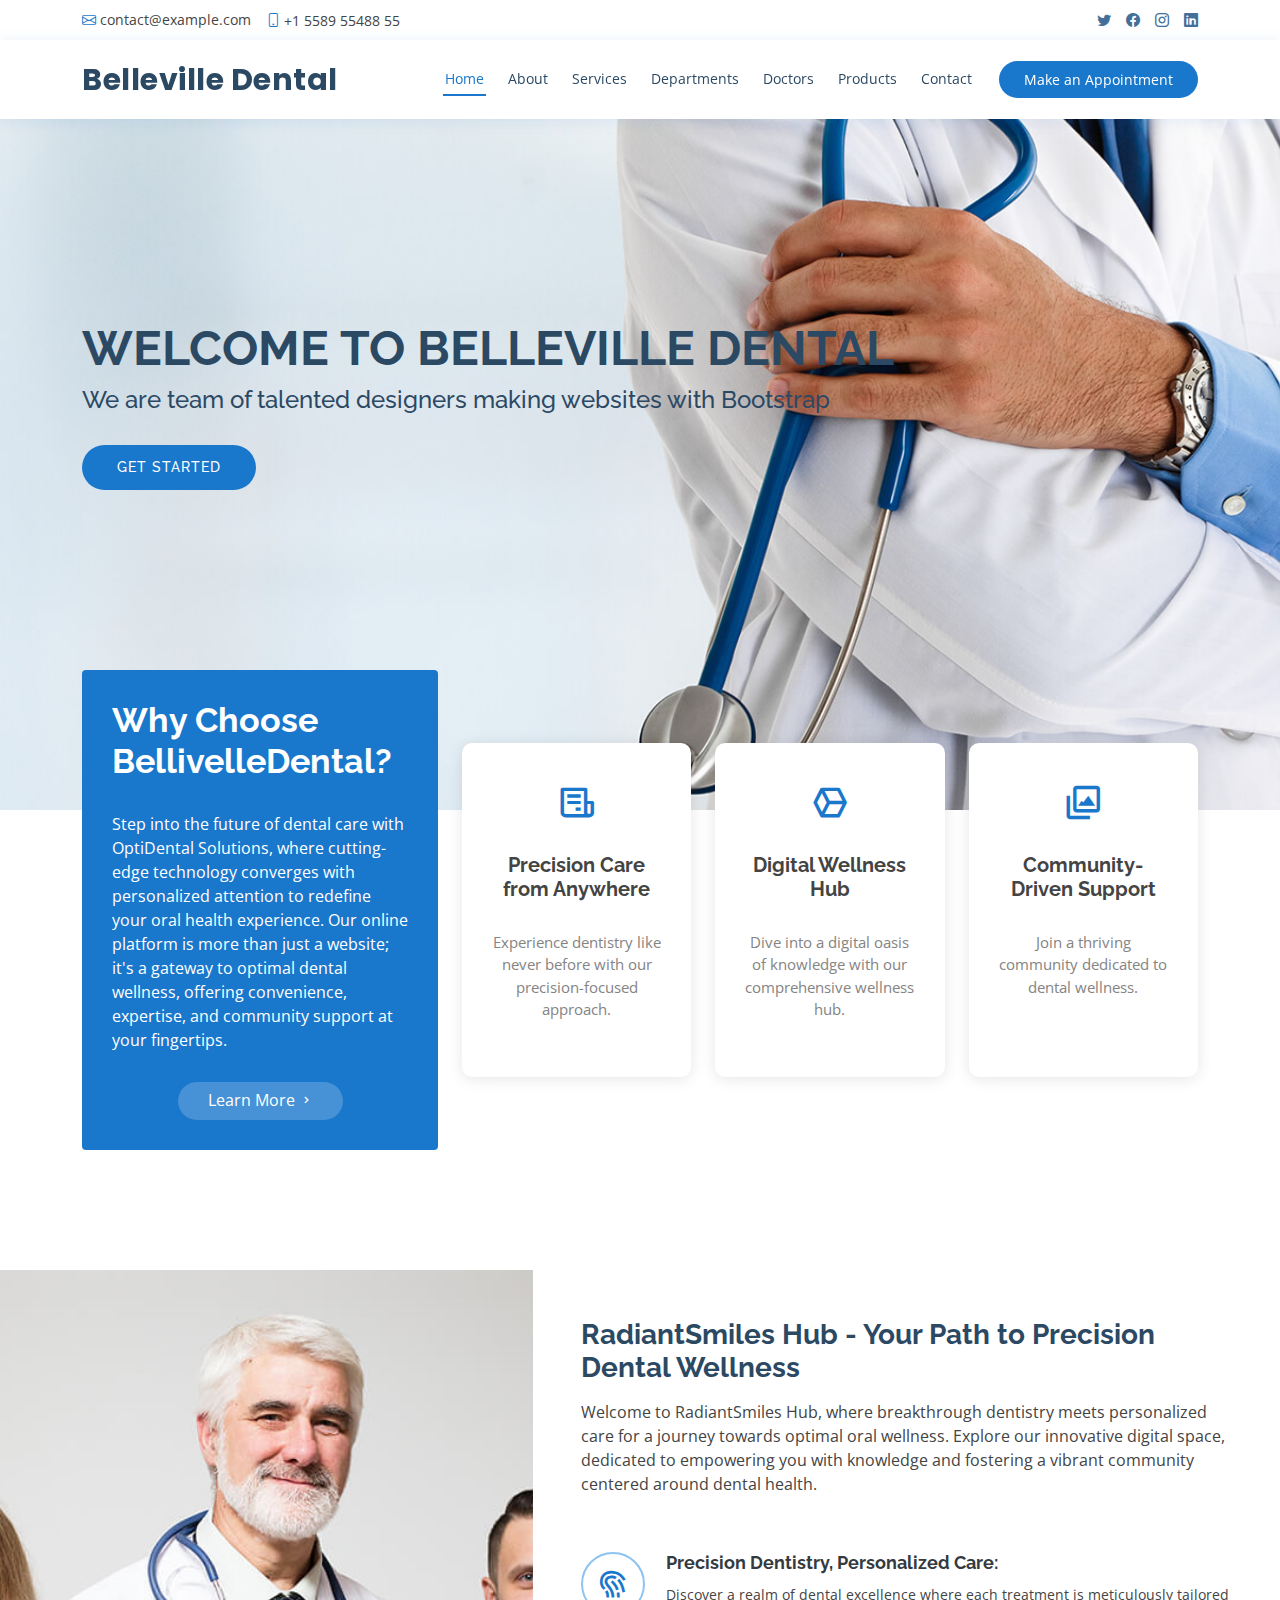
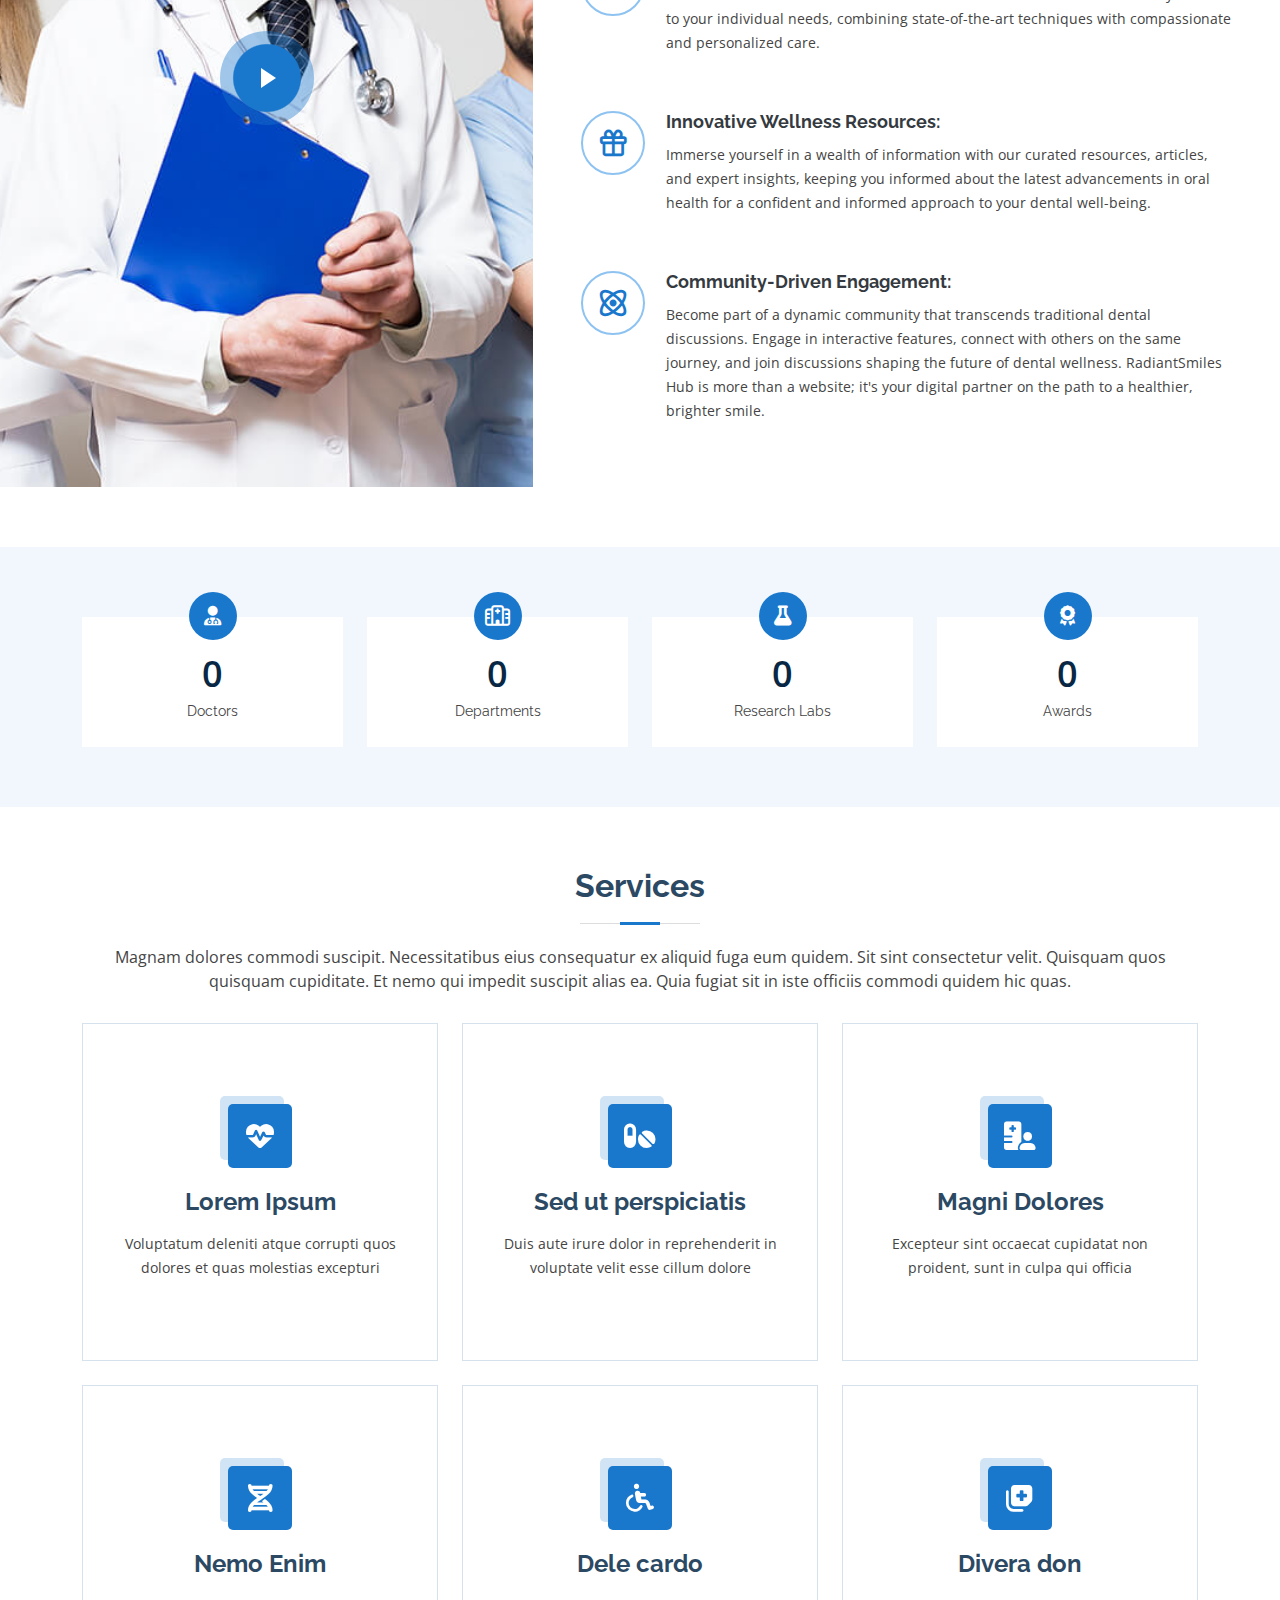
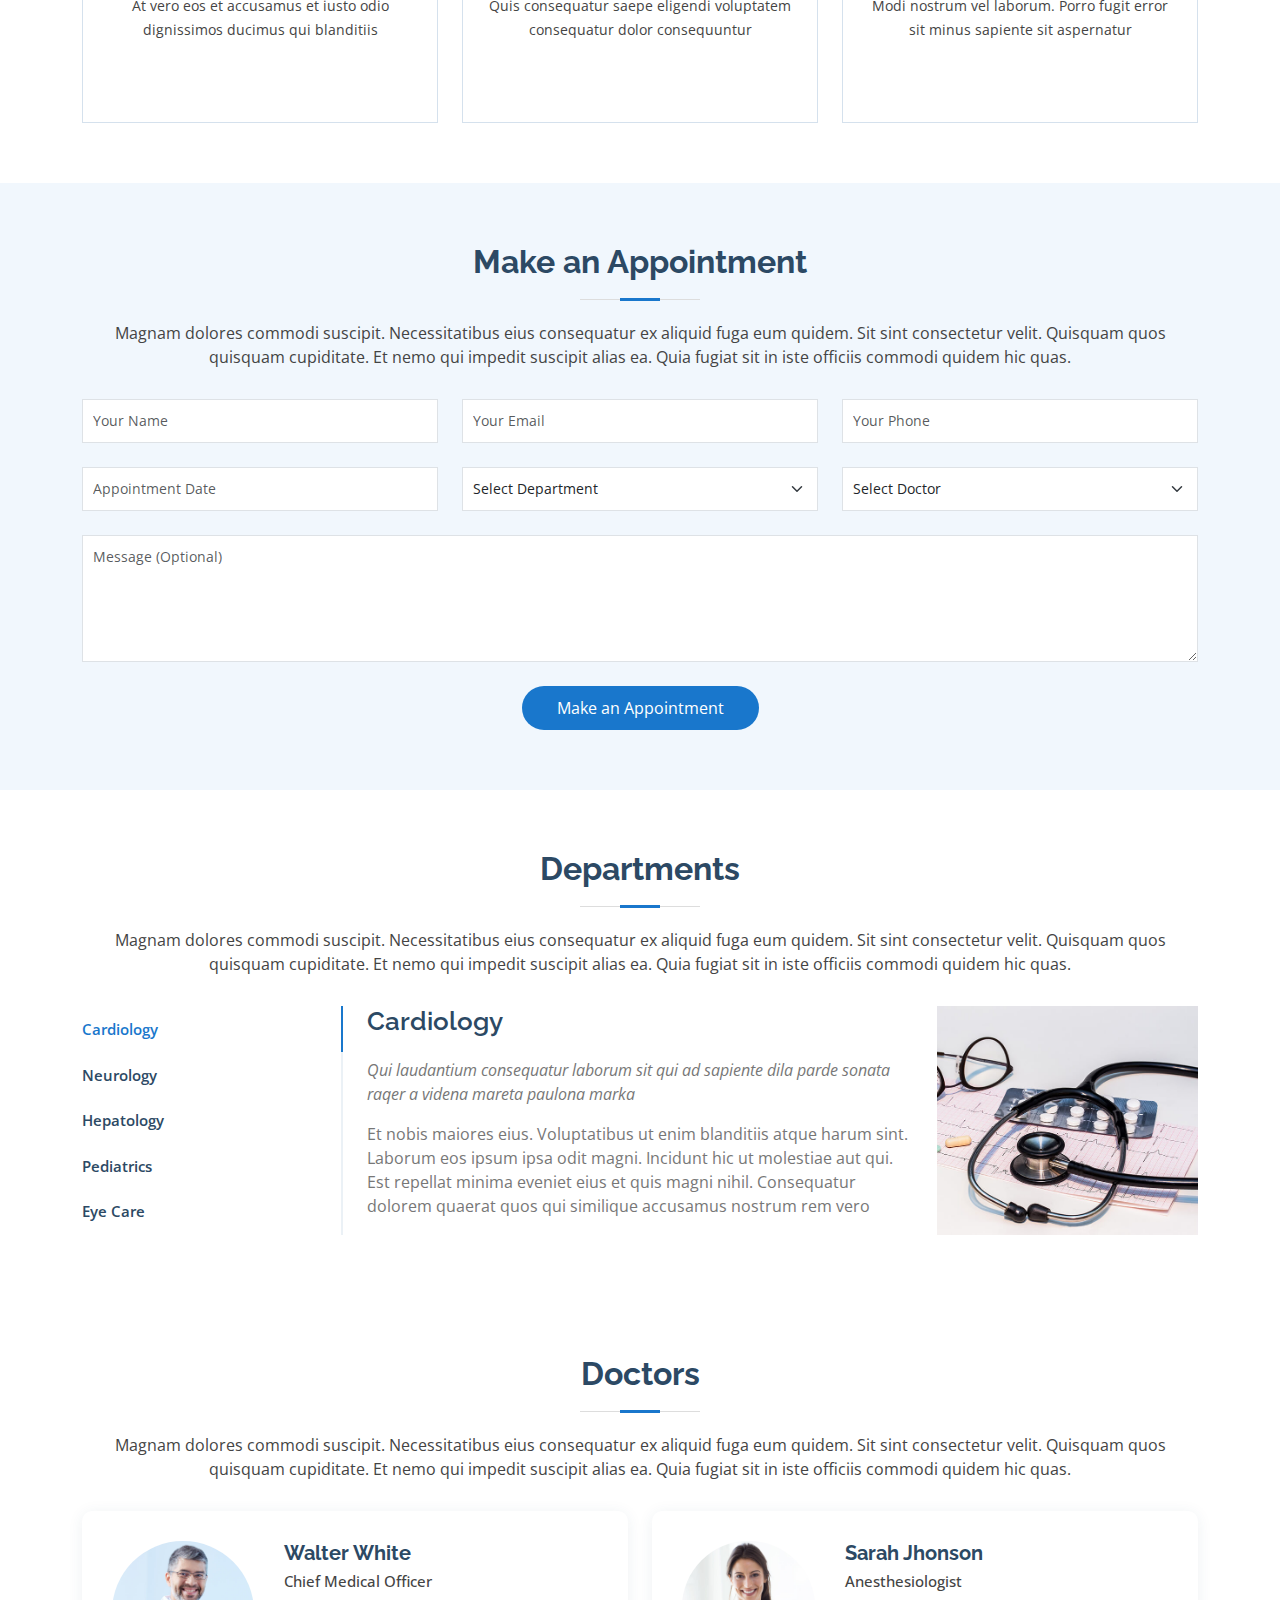
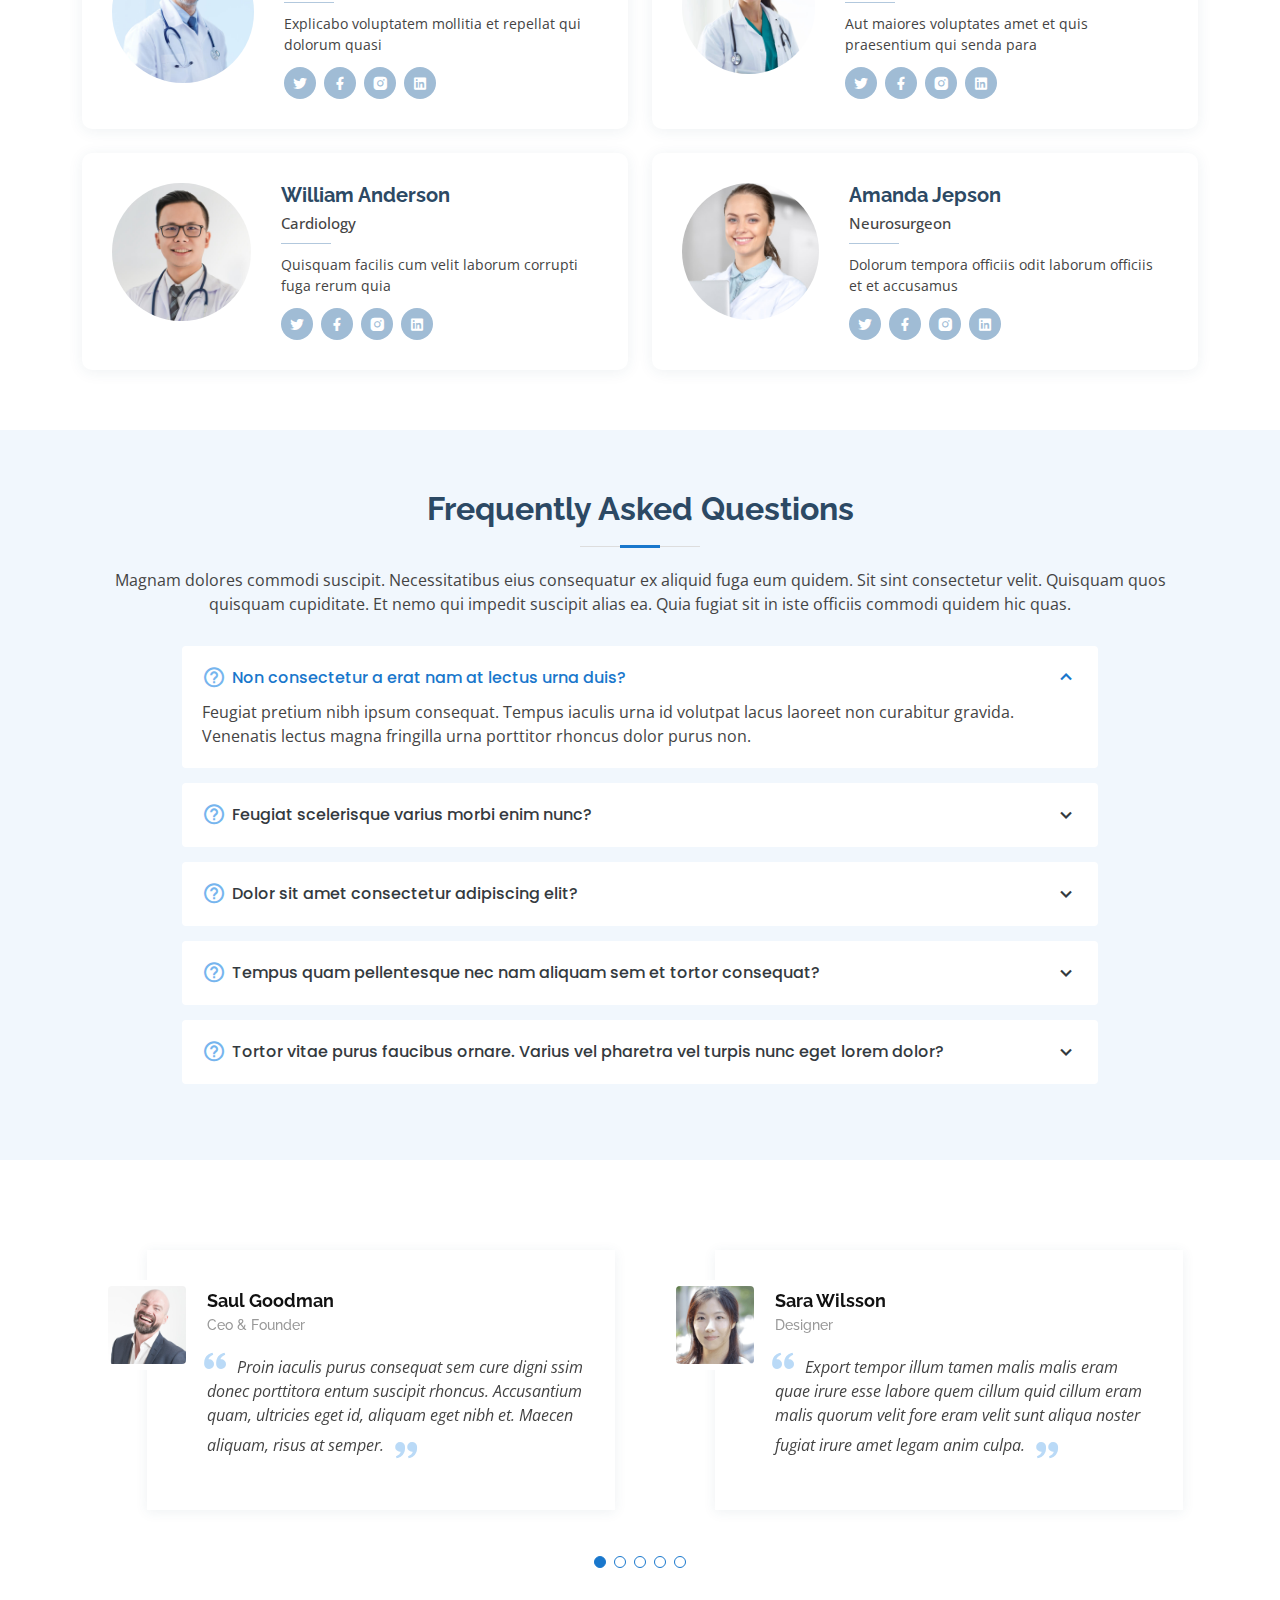
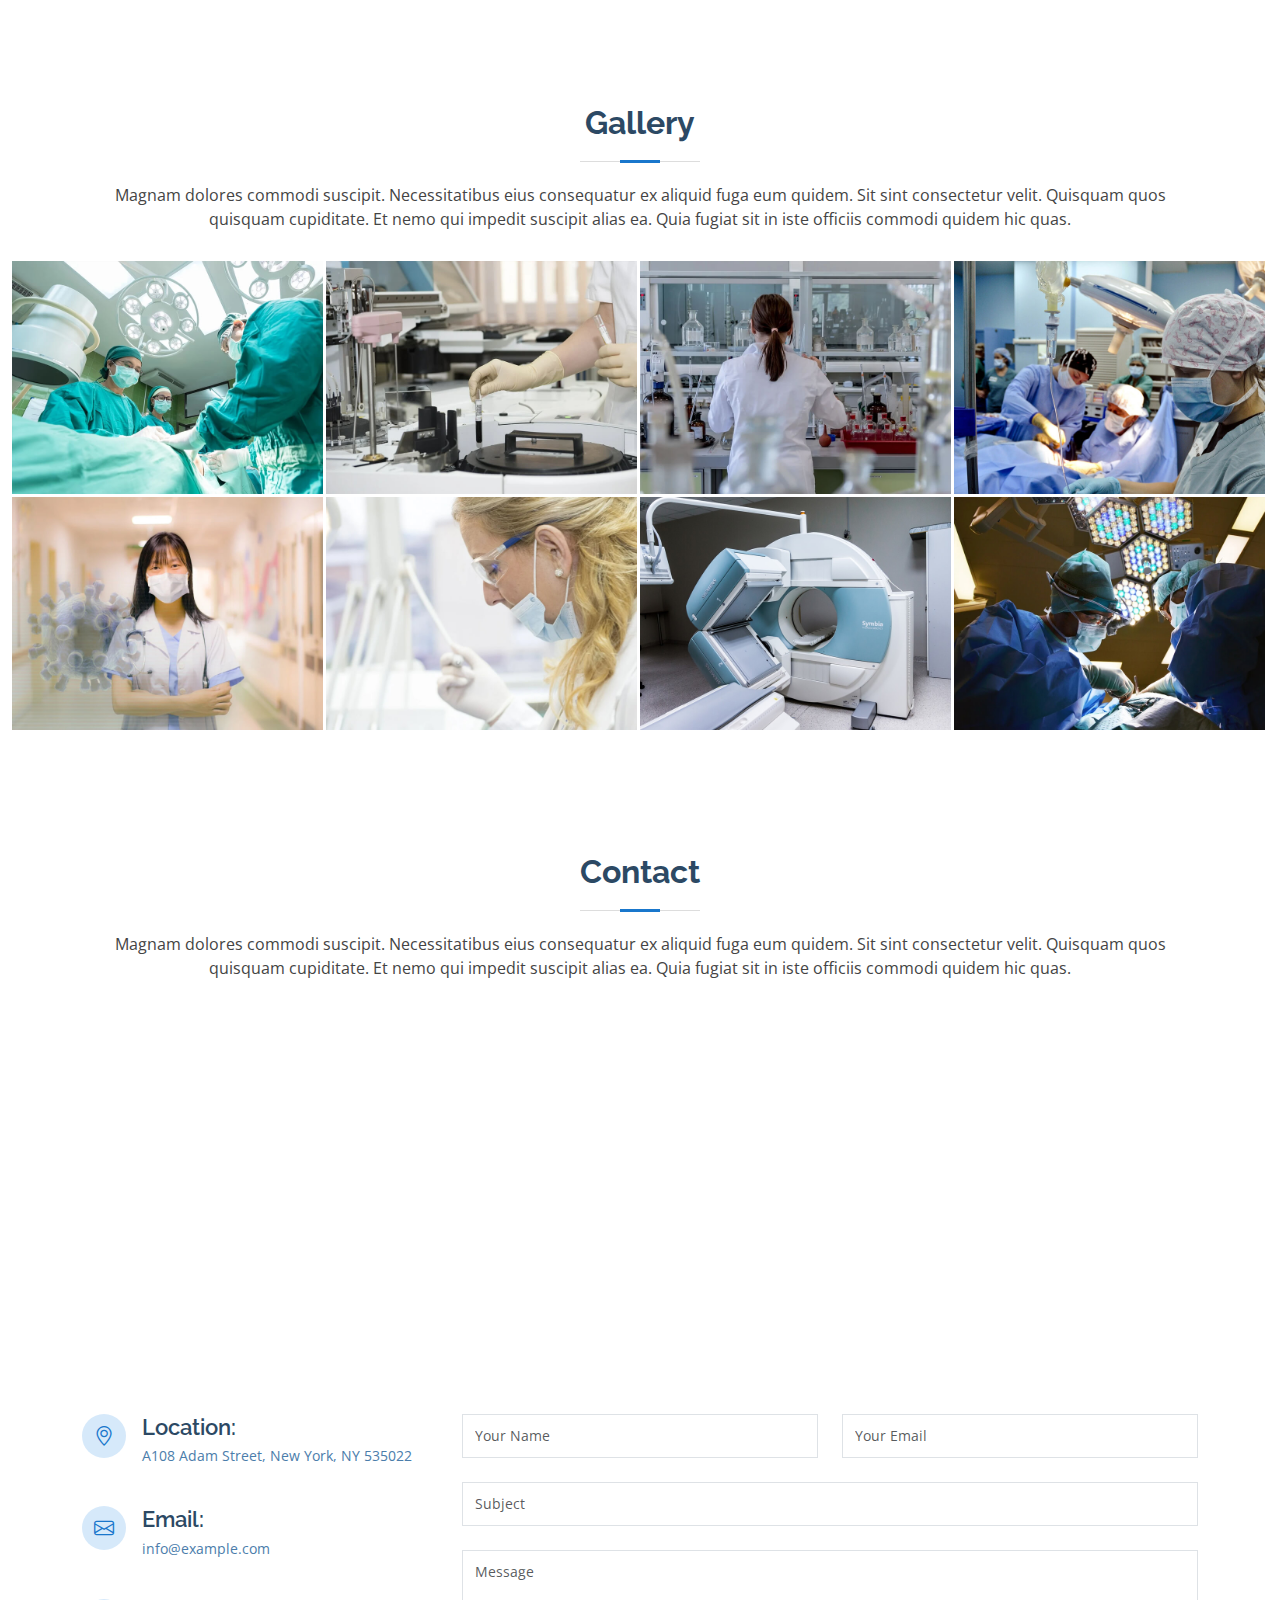
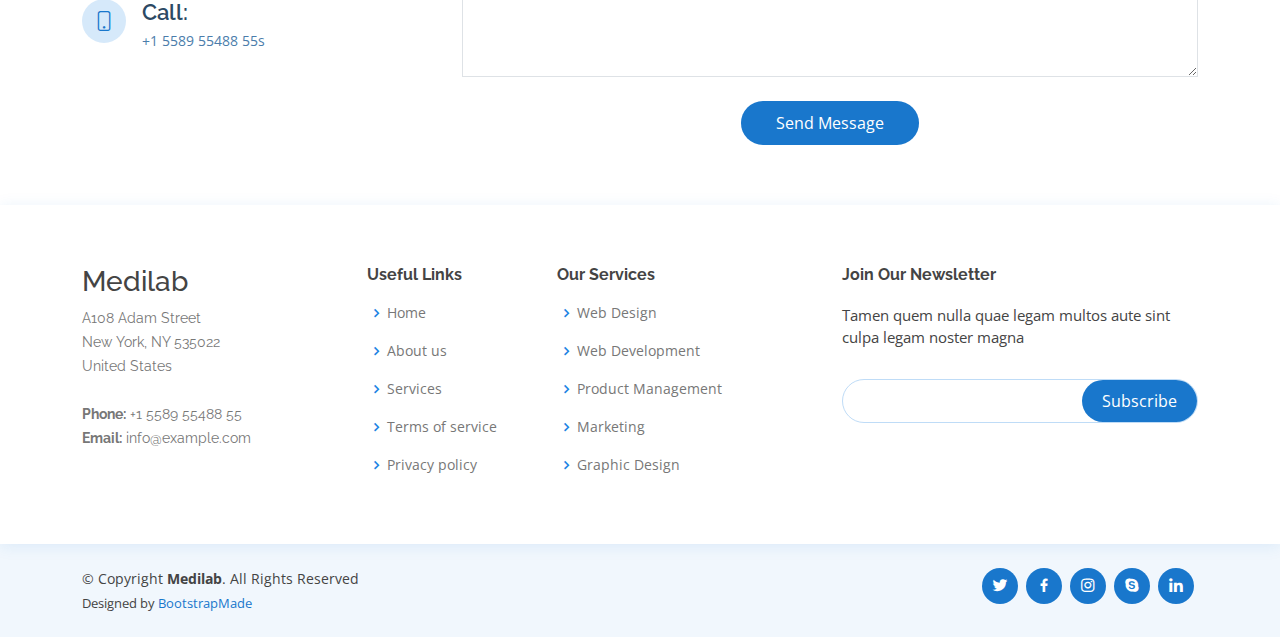
<file: index.html>
<!DOCTYPE html>
<html lang="en">

<head>
  <meta charset="utf-8">
  <meta content="width=device-width, initial-scale=1.0" name="viewport">

  <title>Medilab Bootstrap Template - Index</title>
  <meta content="" name="description">
  <meta content="" name="keywords">

  <!-- Favicons -->
  <link href="assets/img/favicon.png" rel="icon">
  <link href="assets/img/apple-touch-icon.png" rel="apple-touch-icon">

  <!-- Google Fonts -->
  <link
    href="https://fonts.googleapis.com/css?family=Open+Sans:300,300i,400,400i,600,600i,700,700i|Raleway:300,300i,400,400i,500,500i,600,600i,700,700i|Poppins:300,300i,400,400i,500,500i,600,600i,700,700i"
    rel="stylesheet">

  <!-- Vendor CSS Files -->
  <link href="assets/vendor/fontawesome-free/css/all.min.css" rel="stylesheet">
  <link href="assets/vendor/animate.css/animate.min.css" rel="stylesheet">
  <link href="assets/vendor/bootstrap/css/bootstrap.min.css" rel="stylesheet">
  <link href="assets/vendor/bootstrap-icons/bootstrap-icons.css" rel="stylesheet">
  <link href="assets/vendor/boxicons/css/boxicons.min.css" rel="stylesheet">
  <link href="assets/vendor/glightbox/css/glightbox.min.css" rel="stylesheet">
  <link href="assets/vendor/remixicon/remixicon.css" rel="stylesheet">
  <link href="assets/vendor/swiper/swiper-bundle.min.css" rel="stylesheet">

  <!-- Template Main CSS File -->
  <link href="assets/css/style.css" rel="stylesheet">

  <!-- =======================================================
  * Template Name: Medilab
  * Updated: Jan 29 2024 with Bootstrap v5.3.2
  * Template URL: https://bootstrapmade.com/medilab-free-medical-bootstrap-theme/
  * Author: BootstrapMade.com
  * License: https://bootstrapmade.com/license/
  ======================================================== -->
</head>

<body>

  <!-- ======= Top Bar ======= -->
  <div id="topbar" class="d-flex align-items-center fixed-top">
    <div class="container d-flex justify-content-between">
      <div class="contact-info d-flex align-items-center">
        <i class="bi bi-envelope"></i> <a href="mailto:contact@example.com">contact@example.com</a>
        <i class="bi bi-phone"></i> +1 5589 55488 55
      </div>
      <div class="d-none d-lg-flex social-links align-items-center">
        <a href="#" class="twitter"><i class="bi bi-twitter"></i></a>
        <a href="#" class="facebook"><i class="bi bi-facebook"></i></a>
        <a href="#" class="instagram"><i class="bi bi-instagram"></i></a>
        <a href="#" class="linkedin"><i class="bi bi-linkedin"></i></i></a>
      </div>
    </div>
  </div>

  <!-- ======= Header ======= -->
  <header id="header" class="fixed-top">
    <div class="container d-flex align-items-center">

      <h1 class="logo me-auto"><a href="index.html"> Belleville Dental</a></h1>
      <!-- Uncomment below if you prefer to use an image logo -->
      <!-- <a href="index.html" class="logo me-auto"><img src="assets/img/logo.png" alt="" class="img-fluid"></a>-->

      <nav id="navbar" class="navbar order-last order-lg-0">
        <ul>
          <li><a class="nav-link scrollto active" href="#hero">Home</a></li>
          <li><a class="nav-link scrollto" href="#about">About</a></li>
          <li><a class="nav-link scrollto" href="#services">Services</a></li>
          <li><a class="nav-link scrollto" href="#departments">Departments</a></li>
          <li><a class="nav-link scrollto" href="#doctors">Doctors</a></li>
          <li><a class="nav-link scrollto" href="gallery.html">Products</a></li>
          <!-- <li class="dropdown"><a href="#"><span>Drop Down</span> <i class="bi bi-chevron-down"></i></a>
 <ul>
              <li><a href="#">Drop Down 1</a></li>
              <li class="dropdown"><a href="#"><span>Deep Drop Down</span> <i class="bi bi-chevron-right"></i></a>
                <ul>
                  <li><a href="#">Deep Drop Down 1</a></li>
                  <li><a href="#">Deep Drop Down 2</a></li>
                  <li><a href="#">Deep Drop Down 3</a></li>
                  <li><a href="#">Deep Drop Down 4</a></li>
                  <li><a href="#">Deep Drop Down 5</a></li>
                </ul>
              </li>
              <li><a href="#">Drop Down 2</a></li>
              <li><a href="#">Drop Down 3</a></li>
              <li><a href="#">Drop Down 4</a></li>
            </ul>
          </li> -->
          <li><a class="nav-link scrollto" href="#contact">Contact</a></li>
        </ul>
        <i class="bi bi-list mobile-nav-toggle"></i>
      </nav><!-- .navbar -->

      <a href="#appointment" class="appointment-btn scrollto"><span class="d-none d-md-inline">Make an</span>
        Appointment</a>

    </div>
  </header><!-- End Header -->

  <!-- ======= Hero Section ======= -->
  <section id="hero" class="d-flex align-items-center">
    <div class="container">
      <h1>Welcome to  Belleville Dental</h1>
      <h2>We are team of talented designers making websites with Bootstrap</h2>
      <a href="#about" class="btn-get-started scrollto">Get Started</a>
    </div>
  </section><!-- End Hero -->

  <main id="main">

    <!-- ======= Why Us Section ======= -->
    <section id="why-us" class="why-us">
      <div class="container">

        <div class="row">
          <div class="col-lg-4 d-flex align-items-stretch">
            <div class="content">
              <h3>Why Choose BellivelleDental?</h3>
              <p>
                Step into the future of dental care with OptiDental Solutions, where cutting-edge technology converges with personalized attention to redefine your oral health experience. Our online platform is more than just a website; it's a gateway to optimal dental wellness, offering convenience, expertise, and community support at your fingertips.
              </p>
              <div class="text-center">
                <a href="#" class="more-btn">Learn More <i class="bx bx-chevron-right"></i></a>
              </div>
            </div>
          </div>
          <div class="col-lg-8 d-flex align-items-stretch">
            <div class="icon-boxes d-flex flex-column justify-content-center">
              <div class="row">
                <div class="col-xl-4 d-flex align-items-stretch">
                  <div class="icon-box mt-4 mt-xl-0">
                    <i class="bx bx-receipt"></i>
                    <h4>Precision Care from Anywhere</h4>
                    <p>Experience dentistry like never before with our precision-focused approach. </p>
                  </div>
                </div>
                <div class="col-xl-4 d-flex align-items-stretch">
                  <div class="icon-box mt-4 mt-xl-0">
                    <i class="bx bx-cube-alt"></i>
                    <h4>Digital Wellness Hub </h4>
                    <p>Dive into a digital oasis of knowledge with our comprehensive wellness hub. </p>
                  </div>
                </div>
                <div class="col-xl-4 d-flex align-items-stretch">
                  <div class="icon-box mt-4 mt-xl-0">
                    <i class="bx bx-images"></i>
                    <h4>Community-Driven Support</h4>
                    <p> Join a thriving community dedicated to dental wellness. </p>
                  </div>
                </div>
              </div>
            </div><!-- End .content-->
          </div>
        </div>

      </div>
    </section><!-- End Why Us Section -->

    <!-- ======= About Section ======= -->
    <section id="about" class="about">
      <div class="container-fluid">

        <div class="row">
          <div class="col-xl-5 col-lg-6 video-box d-flex justify-content-center align-items-stretch position-relative">
            <a href="https://www.youtube.com/watch?v=jDDaplaOz7Q" class="glightbox play-btn mb-4"></a>
          </div>

          <div
            class="col-xl-7 col-lg-6 icon-boxes d-flex flex-column align-items-stretch justify-content-center py-5 px-lg-5">
            <h3> RadiantSmiles Hub - Your Path to Precision Dental Wellness</h3>
            <p>Welcome to RadiantSmiles Hub, where breakthrough dentistry meets personalized care for a journey towards
              optimal oral wellness. Explore our innovative digital space, dedicated to empowering you with knowledge
              and fostering a vibrant community centered around dental health.</p>

            <div class="icon-box">
              <div class="icon"><i class="bx bx-fingerprint"></i></div>
              <h4 class="title"><a href="">Precision Dentistry, Personalized Care:</a></h4>
              <p class="description">Discover a realm of dental excellence where each treatment is meticulously tailored
                to your individual needs, combining state-of-the-art techniques with compassionate and personalized
                care.</p>
            </div>

            <div class="icon-box">
              <div class="icon"><i class="bx bx-gift"></i></div>
              <h4 class="title"><a href="">Innovative Wellness Resources:</a></h4>
              <p class="description"> Immerse yourself in a wealth of information with our curated resources, articles,
                and expert insights, keeping you informed about the latest advancements in oral health for a confident
                and informed approach to your dental well-being.
              </p>
            </div>

            <div class="icon-box">
              <div class="icon"><i class="bx bx-atom"></i></div>
              <h4 class="title"><a href="">Community-Driven Engagement:</a></h4>
              <p class="description"> Become part of a dynamic community that transcends traditional dental discussions.
                Engage in interactive features, connect with others on the same journey, and join discussions shaping
                the future of dental wellness. RadiantSmiles Hub is more than a website; it's your digital partner on
                the path to a healthier, brighter smile.</p>
            </div>

          </div>
        </div>

      </div>
    </section><!-- End About Section -->

    <!-- ======= Counts Section ======= -->
    <section id="counts" class="counts">
      <div class="container">

        <div class="row">

          <div class="col-lg-3 col-md-6">
            <div class="count-box">
              <i class="fas fa-user-md"></i>
              <span data-purecounter-start="0" data-purecounter-end="85" data-purecounter-duration="1"
                class="purecounter"></span>
              <p>Doctors</p>
            </div>
          </div>

          <div class="col-lg-3 col-md-6 mt-5 mt-md-0">
            <div class="count-box">
              <i class="far fa-hospital"></i>
              <span data-purecounter-start="0" data-purecounter-end="18" data-purecounter-duration="1"
                class="purecounter"></span>
              <p>Departments</p>
            </div>
          </div>

          <div class="col-lg-3 col-md-6 mt-5 mt-lg-0">
            <div class="count-box">
              <i class="fas fa-flask"></i>
              <span data-purecounter-start="0" data-purecounter-end="12" data-purecounter-duration="1"
                class="purecounter"></span>
              <p>Research Labs</p>
            </div>
          </div>

          <div class="col-lg-3 col-md-6 mt-5 mt-lg-0">
            <div class="count-box">
              <i class="fas fa-award"></i>
              <span data-purecounter-start="0" data-purecounter-end="150" data-purecounter-duration="1"
                class="purecounter"></span>
              <p>Awards</p>
            </div>
          </div>

        </div>

      </div>
    </section><!-- End Counts Section -->

    <!-- ======= Services Section ======= -->
    <section id="services" class="services">
      <div class="container">

        <div class="section-title">
          <h2>Services</h2>
          <p>Magnam dolores commodi suscipit. Necessitatibus eius consequatur ex aliquid fuga eum quidem. Sit sint
            consectetur velit. Quisquam quos quisquam cupiditate. Et nemo qui impedit suscipit alias ea. Quia fugiat sit
            in iste officiis commodi quidem hic quas.</p>
        </div>

        <div class="row">
          <div class="col-lg-4 col-md-6 d-flex align-items-stretch">
            <div class="icon-box">
              <div class="icon"><i class="fas fa-heartbeat"></i></div>
              <h4><a href="">Lorem Ipsum</a></h4>
              <p>Voluptatum deleniti atque corrupti quos dolores et quas molestias excepturi</p>
            </div>
          </div>

          <div class="col-lg-4 col-md-6 d-flex align-items-stretch mt-4 mt-md-0">
            <div class="icon-box">
              <div class="icon"><i class="fas fa-pills"></i></div>
              <h4><a href="">Sed ut perspiciatis</a></h4>
              <p>Duis aute irure dolor in reprehenderit in voluptate velit esse cillum dolore</p>
            </div>
          </div>

          <div class="col-lg-4 col-md-6 d-flex align-items-stretch mt-4 mt-lg-0">
            <div class="icon-box">
              <div class="icon"><i class="fas fa-hospital-user"></i></div>
              <h4><a href="">Magni Dolores</a></h4>
              <p>Excepteur sint occaecat cupidatat non proident, sunt in culpa qui officia</p>
            </div>
          </div>

          <div class="col-lg-4 col-md-6 d-flex align-items-stretch mt-4">
            <div class="icon-box">
              <div class="icon"><i class="fas fa-dna"></i></div>
              <h4><a href="">Nemo Enim</a></h4>
              <p>At vero eos et accusamus et iusto odio dignissimos ducimus qui blanditiis</p>
            </div>
          </div>

          <div class="col-lg-4 col-md-6 d-flex align-items-stretch mt-4">
            <div class="icon-box">
              <div class="icon"><i class="fas fa-wheelchair"></i></div>
              <h4><a href="">Dele cardo</a></h4>
              <p>Quis consequatur saepe eligendi voluptatem consequatur dolor consequuntur</p>
            </div>
          </div>

          <div class="col-lg-4 col-md-6 d-flex align-items-stretch mt-4">
            <div class="icon-box">
              <div class="icon"><i class="fas fa-notes-medical"></i></div>
              <h4><a href="">Divera don</a></h4>
              <p>Modi nostrum vel laborum. Porro fugit error sit minus sapiente sit aspernatur</p>
            </div>
          </div>

        </div>

      </div>
    </section><!-- End Services Section -->

    <!-- ======= Appointment Section ======= -->
    <section id="appointment" class="appointment section-bg">
      <div class="container">

        <div class="section-title">
          <h2>Make an Appointment</h2>
          <p>Magnam dolores commodi suscipit. Necessitatibus eius consequatur ex aliquid fuga eum quidem. Sit sint
            consectetur velit. Quisquam quos quisquam cupiditate. Et nemo qui impedit suscipit alias ea. Quia fugiat sit
            in iste officiis commodi quidem hic quas.</p>
        </div>

        <form action="forms/appointment.php" method="post" role="form" class="php-email-form">
          <div class="row">
            <div class="col-md-4 form-group">
              <input type="text" name="name" class="form-control" id="name" placeholder="Your Name" data-rule="minlen:4"
                data-msg="Please enter at least 4 chars">
              <div class="validate"></div>
            </div>
            <div class="col-md-4 form-group mt-3 mt-md-0">
              <input type="email" class="form-control" name="email" id="email" placeholder="Your Email"
                data-rule="email" data-msg="Please enter a valid email">
              <div class="validate"></div>
            </div>
            <div class="col-md-4 form-group mt-3 mt-md-0">
              <input type="tel" class="form-control" name="phone" id="phone" placeholder="Your Phone"
                data-rule="minlen:4" data-msg="Please enter at least 4 chars">
              <div class="validate"></div>
            </div>
          </div>
          <div class="row">
            <div class="col-md-4 form-group mt-3">
              <input type="datetime" name="date" class="form-control datepicker" id="date"
                placeholder="Appointment Date" data-rule="minlen:4" data-msg="Please enter at least 4 chars">
              <div class="validate"></div>
            </div>
            <div class="col-md-4 form-group mt-3">
              <select name="department" id="department" class="form-select">
                <option value="">Select Department</option>
                <option value="Department 1">Department 1</option>
                <option value="Department 2">Department 2</option>
                <option value="Department 3">Department 3</option>
              </select>
              <div class="validate"></div>
            </div>
            <div class="col-md-4 form-group mt-3">
              <select name="doctor" id="doctor" class="form-select">
                <option value="">Select Doctor</option>
                <option value="Doctor 1">Doctor 1</option>
                <option value="Doctor 2">Doctor 2</option>
                <option value="Doctor 3">Doctor 3</option>
              </select>
              <div class="validate"></div>
            </div>
          </div>

          <div class="form-group mt-3">
            <textarea class="form-control" name="message" rows="5" placeholder="Message (Optional)"></textarea>
            <div class="validate"></div>
          </div>
          <div class="mb-3">
            <div class="loading">Loading</div>
            <div class="error-message"></div>
            <div class="sent-message">Your appointment request has been sent successfully. Thank you!</div>
          </div>
          <div class="text-center"><button type="submit">Make an Appointment</button></div>
        </form>

      </div>
    </section><!-- End Appointment Section -->

    <!-- ======= Departments Section ======= -->
    <section id="departments" class="departments">
      <div class="container">

        <div class="section-title">
          <h2>Departments</h2>
          <p>Magnam dolores commodi suscipit. Necessitatibus eius consequatur ex aliquid fuga eum quidem. Sit sint
            consectetur velit. Quisquam quos quisquam cupiditate. Et nemo qui impedit suscipit alias ea. Quia fugiat sit
            in iste officiis commodi quidem hic quas.</p>
        </div>

        <div class="row gy-4">
          <div class="col-lg-3">
            <ul class="nav nav-tabs flex-column">
              <li class="nav-item">
                <a class="nav-link active show" data-bs-toggle="tab" href="#tab-1">Cardiology</a>
              </li>
              <li class="nav-item">
                <a class="nav-link" data-bs-toggle="tab" href="#tab-2">Neurology</a>
              </li>
              <li class="nav-item">
                <a class="nav-link" data-bs-toggle="tab" href="#tab-3">Hepatology</a>
              </li>
              <li class="nav-item">
                <a class="nav-link" data-bs-toggle="tab" href="#tab-4">Pediatrics</a>
              </li>
              <li class="nav-item">
                <a class="nav-link" data-bs-toggle="tab" href="#tab-5">Eye Care</a>
              </li>
            </ul>
          </div>
          <div class="col-lg-9">
            <div class="tab-content">
              <div class="tab-pane active show" id="tab-1">
                <div class="row gy-4">
                  <div class="col-lg-8 details order-2 order-lg-1">
                    <h3>Cardiology</h3>
                    <p class="fst-italic">Qui laudantium consequatur laborum sit qui ad sapiente dila parde sonata raqer
                      a videna mareta paulona marka</p>
                    <p>Et nobis maiores eius. Voluptatibus ut enim blanditiis atque harum sint. Laborum eos ipsum ipsa
                      odit magni. Incidunt hic ut molestiae aut qui. Est repellat minima eveniet eius et quis magni
                      nihil. Consequatur dolorem quaerat quos qui similique accusamus nostrum rem vero</p>
                  </div>
                  <div class="col-lg-4 text-center order-1 order-lg-2">
                    <img src="assets/img/departments-1.jpg" alt="" class="img-fluid">
                  </div>
                </div>
              </div>
              <div class="tab-pane" id="tab-2">
                <div class="row gy-4">
                  <div class="col-lg-8 details order-2 order-lg-1">
                    <h3>Et blanditiis nemo veritatis excepturi</h3>
                    <p class="fst-italic">Qui laudantium consequatur laborum sit qui ad sapiente dila parde sonata raqer
                      a videna mareta paulona marka</p>
                    <p>Ea ipsum voluptatem consequatur quis est. Illum error ullam omnis quia et reiciendis sunt sunt
                      est. Non aliquid repellendus itaque accusamus eius et velit ipsa voluptates. Optio nesciunt eaque
                      beatae accusamus lerode pakto madirna desera vafle de nideran pal</p>
                  </div>
                  <div class="col-lg-4 text-center order-1 order-lg-2">
                    <img src="assets/img/departments-2.jpg" alt="" class="img-fluid">
                  </div>
                </div>
              </div>
              <div class="tab-pane" id="tab-3">
                <div class="row gy-4">
                  <div class="col-lg-8 details order-2 order-lg-1">
                    <h3>Impedit facilis occaecati odio neque aperiam sit</h3>
                    <p class="fst-italic">Eos voluptatibus quo. Odio similique illum id quidem non enim fuga. Qui natus
                      non sunt dicta dolor et. In asperiores velit quaerat perferendis aut</p>
                    <p>Iure officiis odit rerum. Harum sequi eum illum corrupti culpa veritatis quisquam. Neque
                      necessitatibus illo rerum eum ut. Commodi ipsam minima molestiae sed laboriosam a iste odio. Earum
                      odit nesciunt fugiat sit ullam. Soluta et harum voluptatem optio quae</p>
                  </div>
                  <div class="col-lg-4 text-center order-1 order-lg-2">
                    <img src="assets/img/departments-3.jpg" alt="" class="img-fluid">
                  </div>
                </div>
              </div>
              <div class="tab-pane" id="tab-4">
                <div class="row gy-4">
                  <div class="col-lg-8 details order-2 order-lg-1">
                    <h3>Fuga dolores inventore laboriosam ut est accusamus laboriosam dolore</h3>
                    <p class="fst-italic">Totam aperiam accusamus. Repellat consequuntur iure voluptas iure porro quis
                      delectus</p>
                    <p>Eaque consequuntur consequuntur libero expedita in voluptas. Nostrum ipsam necessitatibus aliquam
                      fugiat debitis quis velit. Eum ex maxime error in consequatur corporis atque. Eligendi asperiores
                      sed qui veritatis aperiam quia a laborum inventore</p>
                  </div>
                  <div class="col-lg-4 text-center order-1 order-lg-2">
                    <img src="assets/img/departments-4.jpg" alt="" class="img-fluid">
                  </div>
                </div>
              </div>
              <div class="tab-pane" id="tab-5">
                <div class="row gy-4">
                  <div class="col-lg-8 details order-2 order-lg-1">
                    <h3>Est eveniet ipsam sindera pad rone matrelat sando reda</h3>
                    <p class="fst-italic">Omnis blanditiis saepe eos autem qui sunt debitis porro quia.</p>
                    <p>Exercitationem nostrum omnis. Ut reiciendis repudiandae minus. Omnis recusandae ut non quam ut
                      quod eius qui. Ipsum quia odit vero atque qui quibusdam amet. Occaecati sed est sint aut vitae
                      molestiae voluptate vel</p>
                  </div>
                  <div class="col-lg-4 text-center order-1 order-lg-2">
                    <img src="assets/img/departments-5.jpg" alt="" class="img-fluid">
                  </div>
                </div>
              </div>
            </div>
          </div>
        </div>

      </div>
    </section><!-- End Departments Section -->

    <!-- ======= Doctors Section ======= -->
    <section id="doctors" class="doctors">
      <div class="container">

        <div class="section-title">
          <h2>Doctors</h2>
          <p>Magnam dolores commodi suscipit. Necessitatibus eius consequatur ex aliquid fuga eum quidem. Sit sint
            consectetur velit. Quisquam quos quisquam cupiditate. Et nemo qui impedit suscipit alias ea. Quia fugiat sit
            in iste officiis commodi quidem hic quas.</p>
        </div>

        <div class="row">

          <div class="col-lg-6">
            <div class="member d-flex align-items-start">
              <div class="pic"><img src="assets/img/doctors/doctors-1.jpg" class="img-fluid" alt=""></div>
              <div class="member-info">
                <h4>Walter White</h4>
                <span>Chief Medical Officer</span>
                <p>Explicabo voluptatem mollitia et repellat qui dolorum quasi</p>
                <div class="social">
                  <a href=""><i class="ri-twitter-fill"></i></a>
                  <a href=""><i class="ri-facebook-fill"></i></a>
                  <a href=""><i class="ri-instagram-fill"></i></a>
                  <a href=""> <i class="ri-linkedin-box-fill"></i> </a>
                </div>
              </div>
            </div>
          </div>

          <div class="col-lg-6 mt-4 mt-lg-0">
            <div class="member d-flex align-items-start">
              <div class="pic"><img src="assets/img/doctors/doctors-2.jpg" class="img-fluid" alt=""></div>
              <div class="member-info">
                <h4>Sarah Jhonson</h4>
                <span>Anesthesiologist</span>
                <p>Aut maiores voluptates amet et quis praesentium qui senda para</p>
                <div class="social">
                  <a href=""><i class="ri-twitter-fill"></i></a>
                  <a href=""><i class="ri-facebook-fill"></i></a>
                  <a href=""><i class="ri-instagram-fill"></i></a>
                  <a href=""> <i class="ri-linkedin-box-fill"></i> </a>
                </div>
              </div>
            </div>
          </div>

          <div class="col-lg-6 mt-4">
            <div class="member d-flex align-items-start">
              <div class="pic"><img src="assets/img/doctors/doctors-3.jpg" class="img-fluid" alt=""></div>
              <div class="member-info">
                <h4>William Anderson</h4>
                <span>Cardiology</span>
                <p>Quisquam facilis cum velit laborum corrupti fuga rerum quia</p>
                <div class="social">
                  <a href=""><i class="ri-twitter-fill"></i></a>
                  <a href=""><i class="ri-facebook-fill"></i></a>
                  <a href=""><i class="ri-instagram-fill"></i></a>
                  <a href=""> <i class="ri-linkedin-box-fill"></i> </a>
                </div>
              </div>
            </div>
          </div>

          <div class="col-lg-6 mt-4">
            <div class="member d-flex align-items-start">
              <div class="pic"><img src="assets/img/doctors/doctors-4.jpg" class="img-fluid" alt=""></div>
              <div class="member-info">
                <h4>Amanda Jepson</h4>
                <span>Neurosurgeon</span>
                <p>Dolorum tempora officiis odit laborum officiis et et accusamus</p>
                <div class="social">
                  <a href=""><i class="ri-twitter-fill"></i></a>
                  <a href=""><i class="ri-facebook-fill"></i></a>
                  <a href=""><i class="ri-instagram-fill"></i></a>
                  <a href=""> <i class="ri-linkedin-box-fill"></i> </a>
                </div>
              </div>
            </div>
          </div>

        </div>

      </div>
    </section><!-- End Doctors Section -->

    <!-- ======= Frequently Asked Questions Section ======= -->
    <section id="faq" class="faq section-bg">
      <div class="container">

        <div class="section-title">
          <h2>Frequently Asked Questions</h2>
          <p>Magnam dolores commodi suscipit. Necessitatibus eius consequatur ex aliquid fuga eum quidem. Sit sint
            consectetur velit. Quisquam quos quisquam cupiditate. Et nemo qui impedit suscipit alias ea. Quia fugiat sit
            in iste officiis commodi quidem hic quas.</p>
        </div>

        <div class="faq-list">
          <ul>
            <li data-aos="fade-up">
              <i class="bx bx-help-circle icon-help"></i> <a data-bs-toggle="collapse" class="collapse"
                data-bs-target="#faq-list-1">Non consectetur a erat nam at lectus urna duis? <i
                  class="bx bx-chevron-down icon-show"></i><i class="bx bx-chevron-up icon-close"></i></a>
              <div id="faq-list-1" class="collapse show" data-bs-parent=".faq-list">
                <p>
                  Feugiat pretium nibh ipsum consequat. Tempus iaculis urna id volutpat lacus laoreet non curabitur
                  gravida. Venenatis lectus magna fringilla urna porttitor rhoncus dolor purus non.
                </p>
              </div>
            </li>

            <li data-aos="fade-up" data-aos-delay="100">
              <i class="bx bx-help-circle icon-help"></i> <a data-bs-toggle="collapse" data-bs-target="#faq-list-2"
                class="collapsed">Feugiat scelerisque varius morbi enim nunc? <i
                  class="bx bx-chevron-down icon-show"></i><i class="bx bx-chevron-up icon-close"></i></a>
              <div id="faq-list-2" class="collapse" data-bs-parent=".faq-list">
                <p>
                  Dolor sit amet consectetur adipiscing elit pellentesque habitant morbi. Id interdum velit laoreet id
                  donec ultrices. Fringilla phasellus faucibus scelerisque eleifend donec pretium. Est pellentesque elit
                  ullamcorper dignissim. Mauris ultrices eros in cursus turpis massa tincidunt dui.
                </p>
              </div>
            </li>

            <li data-aos="fade-up" data-aos-delay="200">
              <i class="bx bx-help-circle icon-help"></i> <a data-bs-toggle="collapse" data-bs-target="#faq-list-3"
                class="collapsed">Dolor sit amet consectetur adipiscing elit? <i
                  class="bx bx-chevron-down icon-show"></i><i class="bx bx-chevron-up icon-close"></i></a>
              <div id="faq-list-3" class="collapse" data-bs-parent=".faq-list">
                <p>
                  Eleifend mi in nulla posuere sollicitudin aliquam ultrices sagittis orci. Faucibus pulvinar elementum
                  integer enim. Sem nulla pharetra diam sit amet nisl suscipit. Rutrum tellus pellentesque eu tincidunt.
                  Lectus urna duis convallis convallis tellus. Urna molestie at elementum eu facilisis sed odio morbi
                  quis
                </p>
              </div>
            </li>

            <li data-aos="fade-up" data-aos-delay="300">
              <i class="bx bx-help-circle icon-help"></i> <a data-bs-toggle="collapse" data-bs-target="#faq-list-4"
                class="collapsed">Tempus quam pellentesque nec nam aliquam sem et tortor consequat? <i
                  class="bx bx-chevron-down icon-show"></i><i class="bx bx-chevron-up icon-close"></i></a>
              <div id="faq-list-4" class="collapse" data-bs-parent=".faq-list">
                <p>
                  Molestie a iaculis at erat pellentesque adipiscing commodo. Dignissim suspendisse in est ante in. Nunc
                  vel risus commodo viverra maecenas accumsan. Sit amet nisl suscipit adipiscing bibendum est. Purus
                  gravida quis blandit turpis cursus in.
                </p>
              </div>
            </li>

            <li data-aos="fade-up" data-aos-delay="400">
              <i class="bx bx-help-circle icon-help"></i> <a data-bs-toggle="collapse" data-bs-target="#faq-list-5"
                class="collapsed">Tortor vitae purus faucibus ornare. Varius vel pharetra vel turpis nunc eget lorem
                dolor? <i class="bx bx-chevron-down icon-show"></i><i class="bx bx-chevron-up icon-close"></i></a>
              <div id="faq-list-5" class="collapse" data-bs-parent=".faq-list">
                <p>
                  Laoreet sit amet cursus sit amet dictum sit amet justo. Mauris vitae ultricies leo integer malesuada
                  nunc vel. Tincidunt eget nullam non nisi est sit amet. Turpis nunc eget lorem dolor sed. Ut venenatis
                  tellus in metus vulputate eu scelerisque.
                </p>
              </div>
            </li>

          </ul>
        </div>

      </div>
    </section><!-- End Frequently Asked Questions Section -->

    <!-- ======= Testimonials Section ======= -->
    <section id="testimonials" class="testimonials">
      <div class="container">

        <div class="testimonials-slider swiper" data-aos="fade-up" data-aos-delay="100">
          <div class="swiper-wrapper">

            <div class="swiper-slide">
              <div class="testimonial-wrap">
                <div class="testimonial-item">
                  <img src="assets/img/testimonials/testimonials-1.jpg" class="testimonial-img" alt="">
                  <h3>Saul Goodman</h3>
                  <h4>Ceo &amp; Founder</h4>
                  <p>
                    <i class="bx bxs-quote-alt-left quote-icon-left"></i>
                    Proin iaculis purus consequat sem cure digni ssim donec porttitora entum suscipit rhoncus.
                    Accusantium quam, ultricies eget id, aliquam eget nibh et. Maecen aliquam, risus at semper.
                    <i class="bx bxs-quote-alt-right quote-icon-right"></i>
                  </p>
                </div>
              </div>
            </div><!-- End testimonial item -->

            <div class="swiper-slide">
              <div class="testimonial-wrap">
                <div class="testimonial-item">
                  <img src="assets/img/testimonials/testimonials-2.jpg" class="testimonial-img" alt="">
                  <h3>Sara Wilsson</h3>
                  <h4>Designer</h4>
                  <p>
                    <i class="bx bxs-quote-alt-left quote-icon-left"></i>
                    Export tempor illum tamen malis malis eram quae irure esse labore quem cillum quid cillum eram malis
                    quorum velit fore eram velit sunt aliqua noster fugiat irure amet legam anim culpa.
                    <i class="bx bxs-quote-alt-right quote-icon-right"></i>
                  </p>
                </div>
              </div>
            </div><!-- End testimonial item -->

            <div class="swiper-slide">
              <div class="testimonial-wrap">
                <div class="testimonial-item">
                  <img src="assets/img/testimonials/testimonials-3.jpg" class="testimonial-img" alt="">
                  <h3>Jena Karlis</h3>
                  <h4>Store Owner</h4>
                  <p>
                    <i class="bx bxs-quote-alt-left quote-icon-left"></i>
                    Enim nisi quem export duis labore cillum quae magna enim sint quorum nulla quem veniam duis minim
                    tempor labore quem eram duis noster aute amet eram fore quis sint minim.
                    <i class="bx bxs-quote-alt-right quote-icon-right"></i>
                  </p>
                </div>
              </div>
            </div><!-- End testimonial item -->

            <div class="swiper-slide">
              <div class="testimonial-wrap">
                <div class="testimonial-item">
                  <img src="assets/img/testimonials/testimonials-4.jpg" class="testimonial-img" alt="">
                  <h3>Matt Brandon</h3>
                  <h4>Freelancer</h4>
                  <p>
                    <i class="bx bxs-quote-alt-left quote-icon-left"></i>
                    Fugiat enim eram quae cillum dolore dolor amet nulla culpa multos export minim fugiat minim velit
                    minim dolor enim duis veniam ipsum anim magna sunt elit fore quem dolore labore illum veniam.
                    <i class="bx bxs-quote-alt-right quote-icon-right"></i>
                  </p>
                </div>
              </div>
            </div><!-- End testimonial item -->

            <div class="swiper-slide">
              <div class="testimonial-wrap">
                <div class="testimonial-item">
                  <img src="assets/img/testimonials/testimonials-5.jpg" class="testimonial-img" alt="">
                  <h3>John Larson</h3>
                  <h4>Entrepreneur</h4>
                  <p>
                    <i class="bx bxs-quote-alt-left quote-icon-left"></i>
                    Quis quorum aliqua sint quem legam fore sunt eram irure aliqua veniam tempor noster veniam enim
                    culpa labore duis sunt culpa nulla illum cillum fugiat legam esse veniam culpa fore nisi cillum
                    quid.
                    <i class="bx bxs-quote-alt-right quote-icon-right"></i>
                  </p>
                </div>
              </div>
            </div><!-- End testimonial item -->

          </div>
          <div class="swiper-pagination"></div>
        </div>

      </div>
    </section><!-- End Testimonials Section -->

    <!-- ======= Gallery Section ======= -->
    <section id="gallery" class="gallery">
      <div class="container">

        <div class="section-title">
          <h2>Gallery</h2>
          <p>Magnam dolores commodi suscipit. Necessitatibus eius consequatur ex aliquid fuga eum quidem. Sit sint
            consectetur velit. Quisquam quos quisquam cupiditate. Et nemo qui impedit suscipit alias ea. Quia fugiat sit
            in iste officiis commodi quidem hic quas.</p>
        </div>
      </div>

      <div class="container-fluid">
        <div class="row g-0">

          <div class="col-lg-3 col-md-4">
            <div class="gallery-item">
              <a href="assets/img/gallery/gallery-1.jpg" class="galelry-lightbox">
                <img src="assets/img/gallery/gallery-1.jpg" alt="" class="img-fluid">
              </a>
            </div>
          </div>

          <div class="col-lg-3 col-md-4">
            <div class="gallery-item">
              <a href="assets/img/gallery/gallery-2.jpg" class="galelry-lightbox">
                <img src="assets/img/gallery/gallery-2.jpg" alt="" class="img-fluid">
              </a>
            </div>
          </div>

          <div class="col-lg-3 col-md-4">
            <div class="gallery-item">
              <a href="assets/img/gallery/gallery-3.jpg" class="galelry-lightbox">
                <img src="assets/img/gallery/gallery-3.jpg" alt="" class="img-fluid">
              </a>
            </div>
          </div>

          <div class="col-lg-3 col-md-4">
            <div class="gallery-item">
              <a href="assets/img/gallery/gallery-4.jpg" class="galelry-lightbox">
                <img src="assets/img/gallery/gallery-4.jpg" alt="" class="img-fluid">
              </a>
            </div>
          </div>

          <div class="col-lg-3 col-md-4">
            <div class="gallery-item">
              <a href="assets/img/gallery/gallery-5.jpg" class="galelry-lightbox">
                <img src="assets/img/gallery/gallery-5.jpg" alt="" class="img-fluid">
              </a>
            </div>
          </div>

          <div class="col-lg-3 col-md-4">
            <div class="gallery-item">
              <a href="assets/img/gallery/gallery-6.jpg" class="galelry-lightbox">
                <img src="assets/img/gallery/gallery-6.jpg" alt="" class="img-fluid">
              </a>
            </div>
          </div>

          <div class="col-lg-3 col-md-4">
            <div class="gallery-item">
              <a href="assets/img/gallery/gallery-7.jpg" class="galelry-lightbox">
                <img src="assets/img/gallery/gallery-7.jpg" alt="" class="img-fluid">
              </a>
            </div>
          </div>

          <div class="col-lg-3 col-md-4">
            <div class="gallery-item">
              <a href="assets/img/gallery/gallery-8.jpg" class="galelry-lightbox">
                <img src="assets/img/gallery/gallery-8.jpg" alt="" class="img-fluid">
              </a>
            </div>
          </div>

        </div>

      </div>
    </section><!-- End Gallery Section -->

    <!-- ======= Contact Section ======= -->
    <section id="contact" class="contact">
      <div class="container">

        <div class="section-title">
          <h2>Contact</h2>
          <p>Magnam dolores commodi suscipit. Necessitatibus eius consequatur ex aliquid fuga eum quidem. Sit sint
            consectetur velit. Quisquam quos quisquam cupiditate. Et nemo qui impedit suscipit alias ea. Quia fugiat sit
            in iste officiis commodi quidem hic quas.</p>
        </div>
      </div>

      <div>
        <iframe style="border:0; width: 100%; height: 350px;"
          src="https://www.google.com/maps/embed?pb=!1m14!1m8!1m3!1d12097.433213460943!2d-74.0062269!3d40.7101282!3m2!1i1024!2i768!4f13.1!3m3!1m2!1s0x0%3A0xb89d1fe6bc499443!2sDowntown+Conference+Center!5e0!3m2!1smk!2sbg!4v1539943755621"
          frameborder="0" allowfullscreen></iframe>
      </div>

      <div class="container">
        <div class="row mt-5">

          <div class="col-lg-4">
            <div class="info">
              <div class="address">
                <i class="bi bi-geo-alt"></i>
                <h4>Location:</h4>
                <p>A108 Adam Street, New York, NY 535022</p>
              </div>

              <div class="email">
                <i class="bi bi-envelope"></i>
                <h4>Email:</h4>
                <p>info@example.com</p>
              </div>

              <div class="phone">
                <i class="bi bi-phone"></i>
                <h4>Call:</h4>
                <p>+1 5589 55488 55s</p>
              </div>

            </div>

          </div>

          <div class="col-lg-8 mt-5 mt-lg-0">

            <form action="forms/contact.php" method="post" role="form" class="php-email-form">
              <div class="row">
                <div class="col-md-6 form-group">
                  <input type="text" name="name" class="form-control" id="name" placeholder="Your Name" required>
                </div>
                <div class="col-md-6 form-group mt-3 mt-md-0">
                  <input type="email" class="form-control" name="email" id="email" placeholder="Your Email" required>
                </div>
              </div>
              <div class="form-group mt-3">
                <input type="text" class="form-control" name="subject" id="subject" placeholder="Subject" required>
              </div>
              <div class="form-group mt-3">
                <textarea class="form-control" name="message" rows="5" placeholder="Message" required></textarea>
              </div>
              <div class="my-3">
                <div class="loading">Loading</div>
                <div class="error-message"></div>
                <div class="sent-message">Your message has been sent. Thank you!</div>
              </div>
              <div class="text-center"><button type="submit">Send Message</button></div>
            </form>

          </div>

        </div>

      </div>
    </section><!-- End Contact Section -->

  </main><!-- End #main -->

  <!-- ======= Footer ======= -->
  <footer id="footer">

    <div class="footer-top">
      <div class="container">
        <div class="row">

          <div class="col-lg-3 col-md-6 footer-contact">
            <h3>Medilab</h3>
            <p>
              A108 Adam Street <br>
              New York, NY 535022<br>
              United States <br><br>
              <strong>Phone:</strong> +1 5589 55488 55<br>
              <strong>Email:</strong> info@example.com<br>
            </p>
          </div>

          <div class="col-lg-2 col-md-6 footer-links">
            <h4>Useful Links</h4>
            <ul>
              <li><i class="bx bx-chevron-right"></i> <a href="#">Home</a></li>
              <li><i class="bx bx-chevron-right"></i> <a href="#">About us</a></li>
              <li><i class="bx bx-chevron-right"></i> <a href="#">Services</a></li>
              <li><i class="bx bx-chevron-right"></i> <a href="#">Terms of service</a></li>
              <li><i class="bx bx-chevron-right"></i> <a href="#">Privacy policy</a></li>
            </ul>
          </div>

          <div class="col-lg-3 col-md-6 footer-links">
            <h4>Our Services</h4>
            <ul>
              <li><i class="bx bx-chevron-right"></i> <a href="#">Web Design</a></li>
              <li><i class="bx bx-chevron-right"></i> <a href="#">Web Development</a></li>
              <li><i class="bx bx-chevron-right"></i> <a href="#">Product Management</a></li>
              <li><i class="bx bx-chevron-right"></i> <a href="#">Marketing</a></li>
              <li><i class="bx bx-chevron-right"></i> <a href="#">Graphic Design</a></li>
            </ul>
          </div>

          <div class="col-lg-4 col-md-6 footer-newsletter">
            <h4>Join Our Newsletter</h4>
            <p>Tamen quem nulla quae legam multos aute sint culpa legam noster magna</p>
            <form action="" method="post">
              <input type="email" name="email"><input type="submit" value="Subscribe">
            </form>
          </div>

        </div>
      </div>
    </div>

    <div class="container d-md-flex py-4">

      <div class="me-md-auto text-center text-md-start">
        <div class="copyright">
          &copy; Copyright <strong><span>Medilab</span></strong>. All Rights Reserved
        </div>
        <div class="credits">
          <!-- All the links in the footer should remain intact. -->
          <!-- You can delete the links only if you purchased the pro version. -->
          <!-- Licensing information: https://bootstrapmade.com/license/ -->
          <!-- Purchase the pro version with working PHP/AJAX contact form: https://bootstrapmade.com/medilab-free-medical-bootstrap-theme/ -->
          Designed by <a href="https://bootstrapmade.com/">BootstrapMade</a>
        </div>
      </div>
      <div class="social-links text-center text-md-right pt-3 pt-md-0">
        <a href="#" class="twitter"><i class="bx bxl-twitter"></i></a>
        <a href="#" class="facebook"><i class="bx bxl-facebook"></i></a>
        <a href="#" class="instagram"><i class="bx bxl-instagram"></i></a>
        <a href="#" class="google-plus"><i class="bx bxl-skype"></i></a>
        <a href="#" class="linkedin"><i class="bx bxl-linkedin"></i></a>
      </div>
    </div>
  </footer><!-- End Footer -->

  <div id="preloader"></div>
  <a href="#" class="back-to-top d-flex align-items-center justify-content-center"><i
      class="bi bi-arrow-up-short"></i></a>

  <!-- Vendor JS Files -->
  <script src="assets/vendor/purecounter/purecounter_vanilla.js"></script>
  <script src="assets/vendor/bootstrap/js/bootstrap.bundle.min.js"></script>
  <script src="assets/vendor/glightbox/js/glightbox.min.js"></script>
  <script src="assets/vendor/swiper/swiper-bundle.min.js"></script>
  <script src="assets/vendor/php-email-form/validate.js"></script>

  <!-- Template Main JS File -->
  <script src="assets/js/main.js"></script>

</body>

</html>
</file>
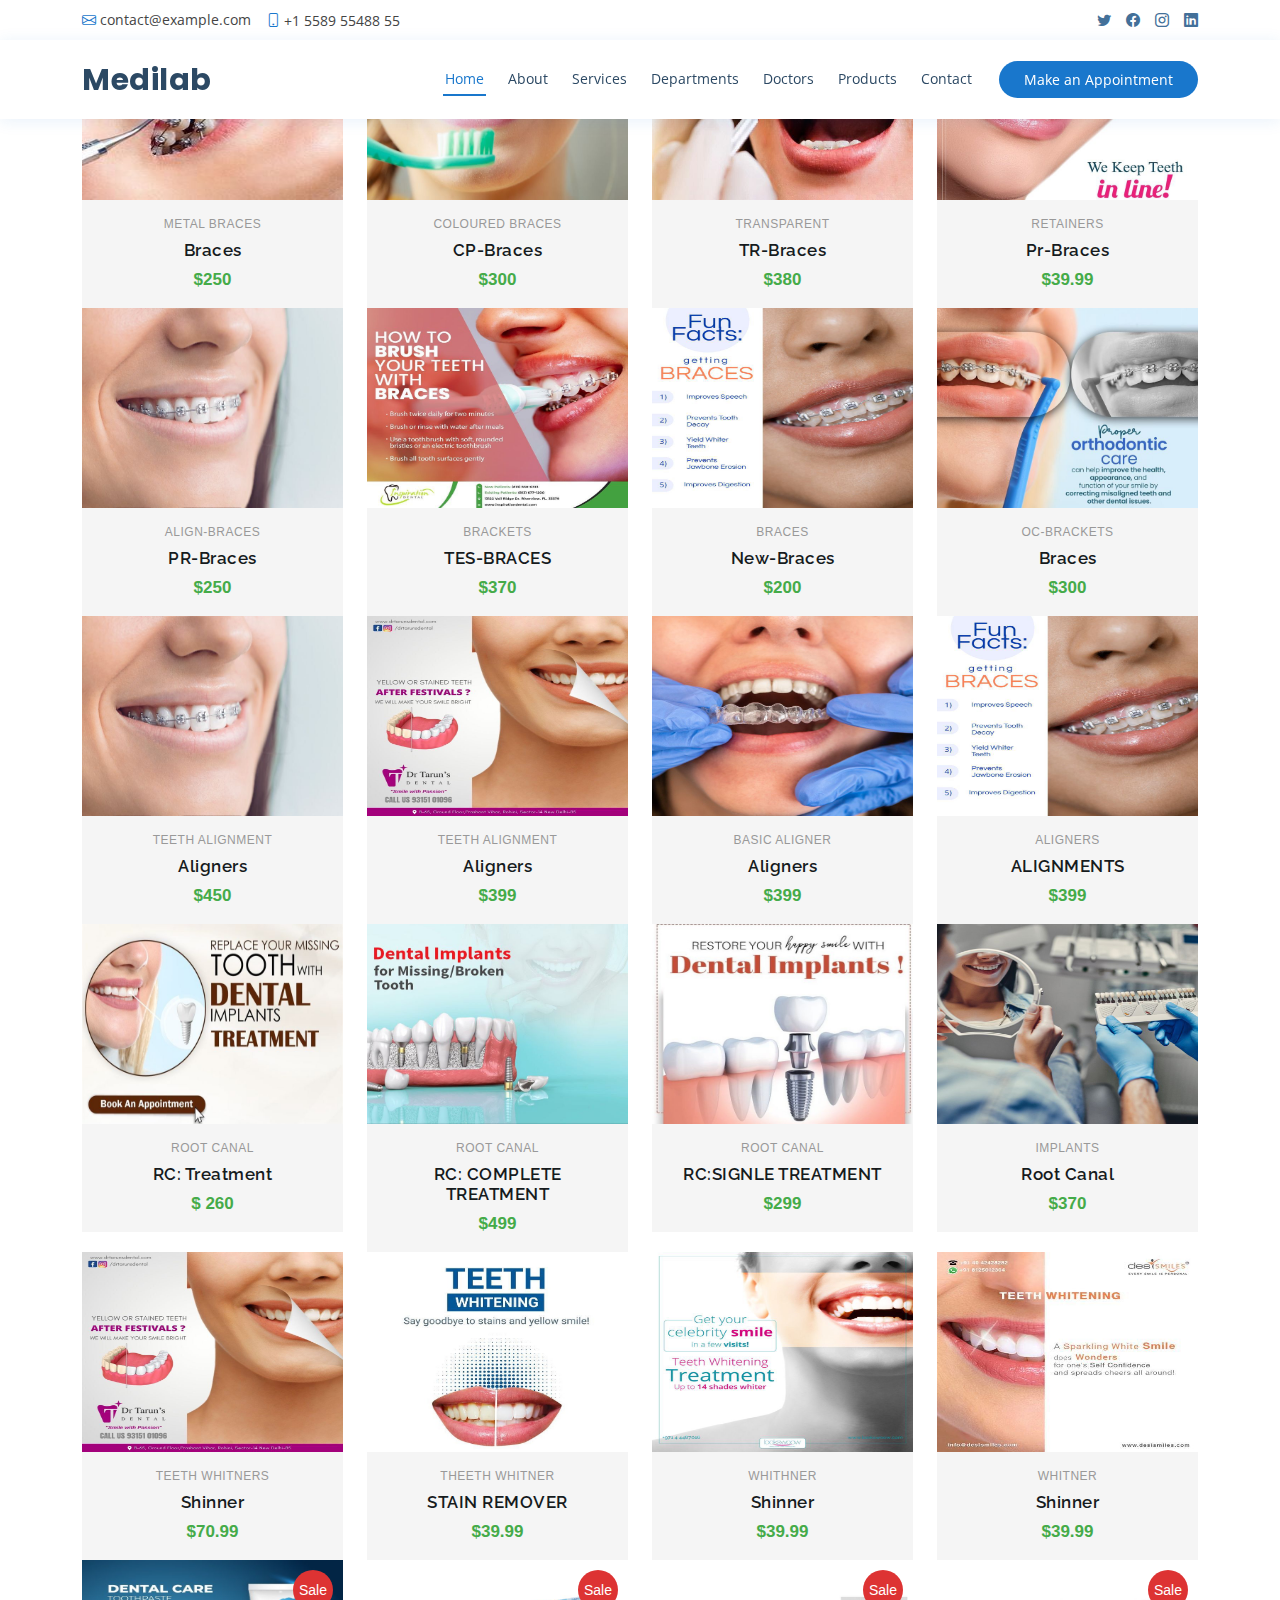
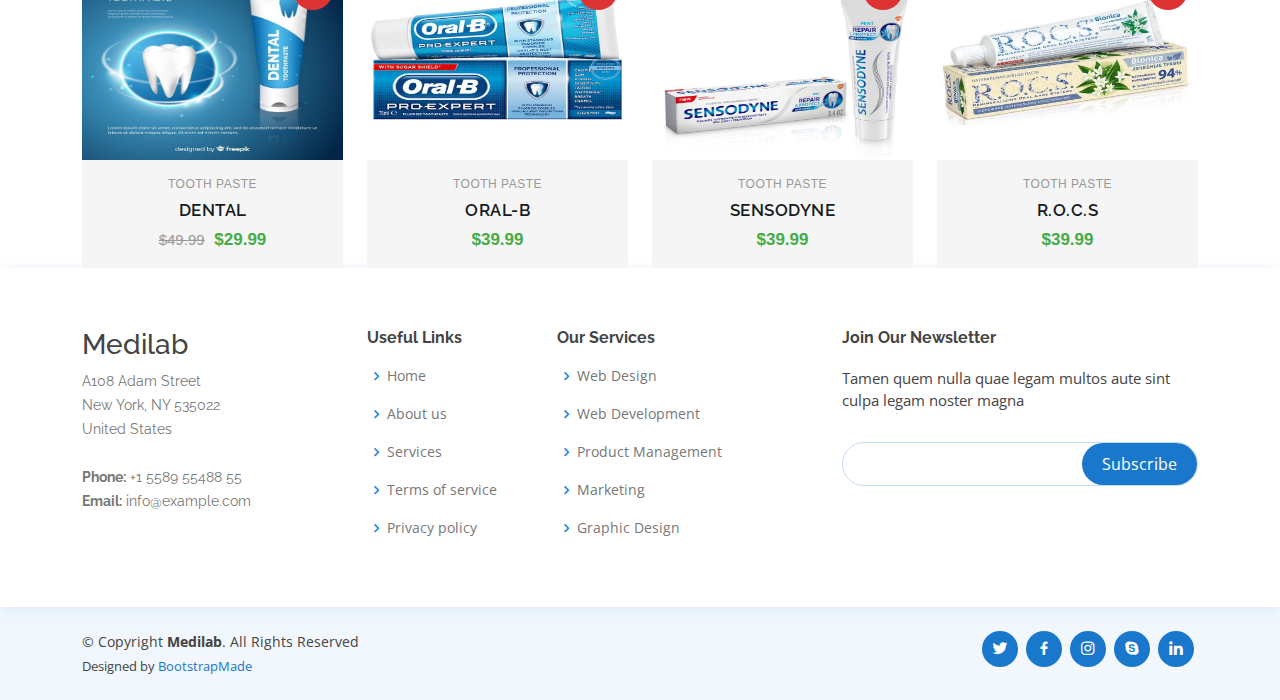
<file: gallery.html>
<!DOCTYPE html>
<html lang="en">

<head>
  <meta charset="utf-8">
  <meta content="width=device-width, initial-scale=1.0" name="viewport">

  <title>Medilab Bootstrap Template - Index</title>
  <meta content="" name="description">
  <meta content="" name="keywords">

  <!-- Favicons -->
  <link href="assets/img/favicon.png" rel="icon">
  <link href="assets/img/apple-touch-icon.png" rel="apple-touch-icon">

  <!-- Google Fonts -->
  <link
    href="https://fonts.googleapis.com/css?family=Open+Sans:300,300i,400,400i,600,600i,700,700i|Raleway:300,300i,400,400i,500,500i,600,600i,700,700i|Poppins:300,300i,400,400i,500,500i,600,600i,700,700i"
    rel="stylesheet">

  <!-- Vendor CSS Files -->
  <link href="assets/vendor/fontawesome-free/css/all.min.css" rel="stylesheet">
  <link href="assets/vendor/animate.css/animate.min.css" rel="stylesheet">
  <link href="assets/vendor/bootstrap/css/bootstrap.min.css" rel="stylesheet">
  <link href="assets/vendor/bootstrap-icons/bootstrap-icons.css" rel="stylesheet">
  <link href="assets/vendor/boxicons/css/boxicons.min.css" rel="stylesheet">
  <link href="assets/vendor/glightbox/css/glightbox.min.css" rel="stylesheet">
  <link href="assets/vendor/remixicon/remixicon.css" rel="stylesheet">
  <link href="assets/vendor/swiper/swiper-bundle.min.css" rel="stylesheet">

  <!-- Template Main CSS File -->
  <link href="assets/css/style.css" rel="stylesheet">

    <!-- font awesome icon cd link  -->
    <link rel="stylesheet" 
    href="https://cdnjs.cloudflare.com/ajax/libs/font-awesome/6.5.1/css/all.min.css">
    <link rel="stylesheet" href="css/style.css">
  </head>
  <body>
  <!-- ======= Top Bar ======= -->
  <div id="topbar" class="d-flex align-items-center fixed-top">
    <div class="container d-flex justify-content-between">
      <div class="contact-info d-flex align-items-center">
        <i class="bi bi-envelope"></i> <a href="mailto:contact@example.com">contact@example.com</a>
        <i class="bi bi-phone"></i> +1 5589 55488 55
      </div>
      <div class="d-none d-lg-flex social-links align-items-center">
        <a href="#" class="twitter"><i class="bi bi-twitter"></i></a>
        <a href="#" class="facebook"><i class="bi bi-facebook"></i></a>
        <a href="#" class="instagram"><i class="bi bi-instagram"></i></a>
        <a href="#" class="linkedin"><i class="bi bi-linkedin"></i></i></a>
      </div>
    </div>
  </div>

  <!-- ======= Header ======= -->
  <header id="header" class="fixed-top">
    <div class="container d-flex align-items-center">

      <h1 class="logo me-auto"><a href="index.html">Medilab</a></h1>
      <!-- Uncomment below if you prefer to use an image logo -->
      <!-- <a href="index.html" class="logo me-auto"><img src="assets/img/logo.png" alt="" class="img-fluid"></a>-->

      <nav id="navbar" class="navbar order-last order-lg-0">
        <ul>
          <li><a class="nav-link scrollto active" href="index.html">Home</a></li>
          <li><a class="nav-link scrollto" href="index.html" >About</a></li>
          <li><a class="nav-link scrollto" href="index.html" >Services</a></li>
          <li><a class="nav-link scrollto" href="index.html ">Departments</a></li>
          <li><a class="nav-link scrollto" href="index.html" >Doctors</a></li>
          <li><a class="nav-link scrollto" href="gallery.html ">Products</a></li>
          <!-- <li class="dropdown"><a href="#"><span>Drop Down</span> <i class="bi bi-chevron-down"></i></a>
 <ul>
              <li><a href="#">Drop Down 1</a></li>
              <li class="dropdown"><a href="#"><span>Deep Drop Down</span> <i class="bi bi-chevron-right"></i></a>
                <ul>
                  <li><a href="#">Deep Drop Down 1</a></li>
                  <li><a href="#">Deep Drop Down 2</a></li>
                  <li><a href="#">Deep Drop Down 3</a></li>
                  <li><a href="#">Deep Drop Down 4</a></li>
                  <li><a href="#">Deep Drop Down 5</a></li>
                </ul>
              </li>
              <li><a href="#">Drop Down 2</a></li>
              <li><a href="#">Drop Down 3</a></li>
              <li><a href="#">Drop Down 4</a></li>
            </ul>
          </li> -->
          <li><a class="nav-link scrollto" href="#contact">Contact</a></li>
        </ul>
        <i class="bi bi-list mobile-nav-toggle"></i>
      </nav><!-- .navbar -->

      <a href="#appointment" class="appointment-btn scrollto"><span class="d-none d-md-inline">Make an</span>
        Appointment</a>

    </div>
  </header><!-- End Header -->

    <div class="container">
      <div class="row">
        <div class="col-md-3 col-sm-6">
          <div class="product-grid">
            <div class="product-image">
              <a href="#" class="image">
                <img src="image/b1.jpg" />
              </a>
              
              <ul class="product-links">
                <li>
                  <a href="#"><i class="fa-solid fa-eye"></i></a>
                </li>
                <li>
                  <a href="#"><i class="fa-solid fa-heart"></i></a>
                </li>
                <li>
                  <a href="#"><i class="fa-solid fa-cart-shopping"></i></a>
                </li>
              </ul>
            </div>
            <div class="product-content">
              <span class="category"><a href="#">Metal Braces</a></span>
              <h3 class="title"><a href="#">Braces</a></h3>
              <div class="price">$250 </div>
            </div>
          </div>
        </div>
        <div class="col-md-3 col-sm-6">
          <div class="product-grid">
            <div class="product-image">
              <a href="#" class="image">
                <img src="image/b2.jpg" />
              </a>
              <ul class="product-links">
                <li>
                  <a href="#"><i class="fa-solid fa-eye"></i></a>
                </li>
                <li>
                  <a href="#"><i class="fa-solid fa-heart"></i></a>
                </li>
                <li>
                  <a href="#"><i class="fa-solid fa-cart-shopping"></i></a>
                </li>
              </ul>
            </div>
            <div class="product-content">
              <span class="category"><a href="#">Coloured Braces </a></span>
              <h3 class="title"><a href="#">CP-Braces</a></h3>
              <div class="price">$300</div>
            </div>
          </div>
        </div>
        <div class="col-md-3 col-sm-6">
          <div class="product-grid">
            <div class="product-image">
              <a href="#" class="image">
                <img src="image/b3.jpg" />
              </a>
              <ul class="product-links">
                <li>
                  <a href="#"><i class="fa-solid fa-eye"></i></a>
                </li>
                <li>
                  <a href="#"><i class="fa-solid fa-heart"></i></a>
                </li>
                <li>
                  <a href="#"><i class="fa-solid fa-cart-shopping"></i></a>
                </li>
              </ul>
            </div>
            <div class="product-content">
              <span class="category"><a href="#">Transparent</a></span>
              <h3 class="title"><a href="#">TR-Braces</a></h3>
              <div class="price">$380</div>
            </div>
          </div>
        </div>
        <div class="col-md-3 col-sm-6">
          <div class="product-grid">
            <div class="product-image">
              <a href="#" class="image">
                <img src="image/b4.jpg" />
              </a>
              <ul class="product-links">
                <li>
                  <a href="#"><i class="fa-solid fa-eye"></i></a>
                </li>
                <li>
                  <a href="#"><i class="fa-solid fa-heart"></i></a>
                </li>
                <li>
                  <a href="#"><i class="fa-solid fa-cart-shopping"></i></a>
                </li>
              </ul>
            </div>
            <div class="product-content">
              <span class="category"><a href="#">Retainers</a></span>
              <h3 class="title"><a href="#">Pr-Braces </a></h3>
              <div class="price">$39.99</div>
            </div>
          </div>
        </div>
      </div>








      <div class="row">
        <div class="col-md-3 col-sm-6">
          <div class="product-grid">
            <div class="product-image">
              <a href="#" class="image">
                <img src="image/b5.jpg" />
              </a>
              
              <ul class="product-links">
                <li>
                  <a href="#"><i class="fa-solid fa-eye"></i></a>
                </li>
                <li>
                  <a href="#"><i class="fa-solid fa-heart"></i></a>
                </li>
                <li>
                  <a href="#"><i class="fa-solid fa-cart-shopping"></i></a>
                </li>
              </ul>
            </div>
            <div class="product-content">
              <span class="category"><a href="#">ALIGN-Braces</a></span>
              <h3 class="title"><a href="#">PR-Braces</a></h3>
              <div class="price">$250</div>
            </div>
          </div>
        </div>
        <div class="col-md-3 col-sm-6">
          <div class="product-grid">
            <div class="product-image">
              <a href="#" class="image">
                <img src="image/b7.jpg" />
              </a>
              <ul class="product-links">
                <li>
                  <a href="#"><i class="fa-solid fa-eye"></i></a>
                </li>
                <li>
                  <a href="#"><i class="fa-solid fa-heart"></i></a>
                </li>
                <li>
                  <a href="#"><i class="fa-solid fa-cart-shopping"></i></a>
                </li>
              </ul>
            </div>
            <div class="product-content">
              <span class="category"><a href="#">Brackets</a></span>
              <h3 class="title"><a href="#">TES-BRACES </a></h3>
              <div class="price">$370</div>
            </div>
          </div>
        </div>
        <div class="col-md-3 col-sm-6">
          <div class="product-grid">
            <div class="product-image">
              <a href="#" class="image">
                <img src="image/b8.jpg" />
              </a>
              <ul class="product-links">
                <li>
                  <a href="#"><i class="fa-solid fa-eye"></i></a>
                </li>
                <li>
                  <a href="#"><i class="fa-solid fa-heart"></i></a>
                </li>
                <li>
                  <a href="#"><i class="fa-solid fa-cart-shopping"></i></a>
                </li>
              </ul>
            </div>
            <div class="product-content">
              <span class="category"><a href="#">Braces</a></span>
              <h3 class="title"><a href="#">New-braces</a></h3>
              <div class="price">$200</div>
            </div>
          </div>
        </div>
        <div class="col-md-3 col-sm-6">
          <div class="product-grid">
            <div class="product-image">
              <a href="#" class="image">
                <img src="image/b9.jpg" />
              </a>
              <ul class="product-links">
                <li>
                  <a href="#"><i class="fa-solid fa-eye"></i></a>
                </li>
                <li>
                  <a href="#"><i class="fa-solid fa-heart"></i></a>
                </li>
                <li>
                  <a href="#"><i class="fa-solid fa-cart-shopping"></i></a>
                </li>
              </ul>
            </div>
            <div class="product-content">
              <span class="category"><a href="#">OC-Brackets</a></span>
              <h3 class="title"><a href="#">Braces</a></h3>
              <div class="price">$300</div>
            </div>
          </div>
        </div>
      </div>
      <div class="row">
        <div class="col-md-3 col-sm-6">
          <div class="product-grid">
            <div class="product-image">
              <a href="#" class="image">
                <img src="image/b5.jpg" />
              </a>
             
              <ul class="product-links">
                <li>
                  <a href="#"><i class="fa-solid fa-eye"></i></a>
                </li>
                <li>
                  <a href="#"><i class="fa-solid fa-heart"></i></a>
                </li>
                <li>
                  <a href="#"><i class="fa-solid fa-cart-shopping"></i></a>
                </li>
              </ul>
            </div>
            <div class="product-content">
              <span class="category"><a href="#">Teeth Alignment</a></span>
              <h3 class="title"><a href="#">Aligners</a></h3>
              <div class="price"> $450</div>
            </div>
          </div>
        </div>
        <div class="col-md-3 col-sm-6">
          <div class="product-grid">
            <div class="product-image">
              <a href="#" class="image">
                <img src="image/th2.jpg" />
              </a>
              <ul class="product-links">
                <li>
                  <a href="#"><i class="fa-solid fa-eye"></i></a>
                </li>
                <li>
                  <a href="#"><i class="fa-solid fa-heart"></i></a>
                </li>
                <li>
                  <a href="#"><i class="fa-solid fa-cart-shopping"></i></a>
                </li>
              </ul>
            </div>
            <div class="product-content">
              <span class="category"><a href="#">Teeth Alignment</a></span>
              <h3 class="title"><a href="#">Aligners</a></h3>
              <div class="price">$399</div>
            </div>
          </div>
        </div>
        <div class="col-md-3 col-sm-6">
          <div class="product-grid">
            <div class="product-image">
              <a href="#" class="image">
                <img src="image/d4.jpg" />
              </a>
              <ul class="product-links">
                <li>
                  <a href="#"><i class="fa-solid fa-eye"></i></a>
                </li>
                <li>
                  <a href="#"><i class="fa-solid fa-heart"></i></a>
                </li>
                <li>
                  <a href="#"><i class="fa-solid fa-cart-shopping"></i></a>
                </li>
              </ul>
            </div>
            <div class="product-content">
              <span class="category"><a href="#">Basic Aligner</a></span>
              <h3 class="title"><a href="#">Aligners</a></h3>
              <div class="price">$399</div>
            </div>
          </div>
        </div>
        <div class="col-md-3 col-sm-6">
          <div class="product-grid">
            <div class="product-image">
              <a href="#" class="image">
                <img src="image/b8.jpg" />
              </a>
              <ul class="product-links">
                <li>
                  <a href="#"><i class="fa-solid fa-eye"></i></a>
                </li>
                <li>
                  <a href="#"><i class="fa-solid fa-heart"></i></a>
                </li>
                <li>
                  <a href="#"><i class="fa-solid fa-cart-shopping"></i></a>
                </li>
              </ul>
            </div>
            <div class="product-content">
              <span class="category"><a href="#">ALIGNERS </a></span>
              <h3 class="title"><a href="#">ALIGNMENTS </a></h3>
              <div class="price">$399</div>
            </div>
          </div>
        </div>
      </div>
      <div class="row">
        <div class="col-md-3 col-sm-6">
          <div class="product-grid">
            <div class="product-image">
              <a href="#" class="image">
                <img src="image/ca3.jpg" />
              </a>
             
              <ul class="product-links">
                <li>
                  <a href="#"><i class="fa-solid fa-eye"></i></a>
                </li>
                <li>
                  <a href="#"><i class="fa-solid fa-heart"></i></a>
                </li>
                <li>
                  <a href="#"><i class="fa-solid fa-cart-shopping"></i></a>
                </li>
              </ul>
            </div>
            <div class="product-content">
              <span class="category"><a href="#">ROOT CANAL</a></span>
              <h3 class="title"><a href="#">RC: treatment</a></h3>
              <div class="price">$ 260 </div>
            </div>
          </div>
        </div>
        <div class="col-md-3 col-sm-6">
          <div class="product-grid">
            <div class="product-image">
              <a href="#" class="image">
                <img src="image/ca1.jpg" />
              </a>
              <ul class="product-links">
                <li>
                  <a href="#"><i class="fa-solid fa-eye"></i></a>
                </li>
                <li>
                  <a href="#"><i class="fa-solid fa-heart"></i></a>
                </li>
                <li>
                  <a href="#"><i class="fa-solid fa-cart-shopping"></i></a>
                </li>
              </ul>
            </div>
            <div class="product-content">
              <span class="category"><a href="#">ROOT CANAL</a></span>
              <h3 class="title"><a href="#">RC: COMPLETE TREATMENT</a></h3>
              <div class="price">$499</div>
            </div>
          </div>
        </div>
        <div class="col-md-3 col-sm-6">
          <div class="product-grid">
            <div class="product-image">
              <a href="#" class="image">
                <img src="image/ca2.jpg" />
              </a>
              <ul class="product-links">
                <li>
                  <a href="#"><i class="fa-solid fa-eye"></i></a>
                </li>
                <li>
                  <a href="#"><i class="fa-solid fa-heart"></i></a>
                </li>
                <li>
                  <a href="#"><i class="fa-solid fa-cart-shopping"></i></a>
                </li>
              </ul>
            </div>
            <div class="product-content">
              <span class="category"><a href="#">ROOT CANAL</a></span>
              <h3 class="title"><a href="#">RC:SIGNLE TREATMENT</a></h3>
              <div class="price">$299</div>
            </div>
          </div>
        </div>
        <div class="col-md-3 col-sm-6">
          <div class="product-grid">
            <div class="product-image">
              <a href="#" class="image">
                <img src="image/d2.jpg" />
              </a>
              <ul class="product-links">
                <li>
                  <a href="#"><i class="fa-solid fa-eye"></i></a>
                </li>
                <li>
                  <a href="#"><i class="fa-solid fa-heart"></i></a>
                </li>
                <li>
                  <a href="#"><i class="fa-solid fa-cart-shopping"></i></a>
                </li>
              </ul>
            </div>
            <div class="product-content">
              <span class="category"><a href="#">IMPLANTS</a></span>
              <h3 class="title"><a href="#">Root canal</a></h3>
              <div class="price">$370</div>
            </div>
          </div>
        </div>
      </div>
      <div class="row">
        <div class="col-md-3 col-sm-6">
          <div class="product-grid">
            <div class="product-image">
              <a href="#" class="image">
                <img src="image/th2.jpg" />
              </a>
              
              <ul class="product-links">
                <li>
                  <a href="#"><i class="fa-solid fa-eye"></i></a>
                </li>
                <li>
                  <a href="#"><i class="fa-solid fa-heart"></i></a>
                </li>
                <li>
                  <a href="#"><i class="fa-solid fa-cart-shopping"></i></a>
                </li>
              </ul>
            </div>
            <div class="product-content">
              <span class="category"><a href="#">TEETH WHITNERS</a></span>
              <h3 class="title"><a href="#">Shinner</a></h3>
              <div class="price">$70.99</div>
            </div>
          </div>
        </div>
        <div class="col-md-3 col-sm-6">
          <div class="product-grid">
            <div class="product-image">
              <a href="#" class="image">
                <img src="image/th3.jpg" />
              </a>
              <ul class="product-links">
                <li>
                  <a href="#"><i class="fa-solid fa-eye"></i></a>
                </li>
                <li>
                  <a href="#"><i class="fa-solid fa-heart"></i></a>
                </li>
                <li>
                  <a href="#"><i class="fa-solid fa-cart-shopping"></i></a>
                </li>
              </ul>
            </div>
            <div class="product-content">
              <span class="category"><a href="#">THEETH WHITNER</a></span>
              <h3 class="title"><a href="#">STAIN REMOVER</a></h3>
              <div class="price">$39.99</div>
            </div>
          </div>
        </div>
        <div class="col-md-3 col-sm-6">
          <div class="product-grid">
            <div class="product-image">
              <a href="#" class="image">
                <img src="image/th4.jpg" />
              </a>
              <ul class="product-links">
                <li>
                  <a href="#"><i class="fa-solid fa-eye"></i></a>
                </li>
                <li>
                  <a href="#"><i class="fa-solid fa-heart"></i></a>
                </li>
                <li>
                  <a href="#"><i class="fa-solid fa-cart-shopping"></i></a>
                </li>
              </ul>
            </div>
            <div class="product-content">
              <span class="category"><a href="#">WHITHNER</a></span>
              <h3 class="title"><a href="#">Shinner</a></h3>
              <div class="price">$39.99</div>
            </div>
          </div>
        </div>
        <div class="col-md-3 col-sm-6">
          <div class="product-grid">
            <div class="product-image">
              <a href="#" class="image">
                <img src="image/th5.jpg" />
              </a>
              <ul class="product-links">
                <li>
                  <a href="#"><i class="fa-solid fa-eye"></i></a>
                </li>
                <li>
                  <a href="#"><i class="fa-solid fa-heart"></i></a>
                </li>
                <li>
                  <a href="#"><i class="fa-solid fa-cart-shopping"></i></a>
                </li>
              </ul>
            </div>
            <div class="product-content">
              <span class="category"><a href="#">WHITNER</a></span>
              <h3 class="title"><a href="#">Shinner</a></h3>
              <div class="price">$39.99</div>
            </div>
          </div>
        </div>
      </div>
      <div class="row">
        <div class="col-md-3 col-sm-6">
          <div class="product-grid">
            <div class="product-image">
              <a href="#" class="image">
                <img src="image/th8.jpg" />
              </a>
              <span class="product-sale-label">sale</span>
              <ul class="product-links">
                <li>
                  <a href="#"><i class="fa-solid fa-eye"></i></a>
                </li>
                <li>
                  <a href="#"><i class="fa-solid fa-heart"></i></a>
                </li>
                <li>
                  <a href="#"><i class="fa-solid fa-cart-shopping"></i></a>
                </li>
              </ul>
            </div>
            <div class="product-content">
              <span class="category"><a href="#">TOOTH PASTE</a></span>
              <h3 class="title"><a href="#">DENTAL</a></h3>
              <div class="price"><span>$49.99</span> $29.99</div>
            </div>
          </div>
        </div>
        <div class="col-md-3 col-sm-6">
          <div class="product-grid">
            <div class="product-image">
              <a href="#" class="image">
                <img src="image/th9.jpg" />
              </a>
              <span class="product-sale-label">sale</span>
              <ul class="product-links">
              
                <li>
                  <a href="#"><i class="fa-solid fa-eye"></i></a>
                </li>
                <li>
                  <a href="#"><i class="fa-solid fa-heart"></i></a>
                </li>
                <li>
                  <a href="#"><i class="fa-solid fa-cart-shopping"></i></a>
                </li>
              </ul>
            </div>
            <div class="product-content">
              <span class="category"><a href="#">TOOTH PASTE</a></span>
              <h3 class="title"><a href="#">ORAL-B</a></h3>
              <div class="price">$39.99</div>
            </div>
          </div>
        </div>
        <div class="col-md-3 col-sm-6">
          <div class="product-grid">
            <div class="product-image">
              <a href="#" class="image">
                <img src="image/th1.jpg" />
              </a>
              <span class="product-sale-label">sale</span>
              <ul class="product-links">
                <li>
                  <a href="#"><i class="fa-solid fa-eye"></i></a>
                </li>
                <li>
                  <a href="#"><i class="fa-solid fa-heart"></i></a>
                </li>
                <li>
                  <a href="#"><i class="fa-solid fa-cart-shopping"></i></a>
                </li>
              </ul>
            </div>
            <div class="product-content">
              <span class="category"><a href="#">TOOTH PASTE</a></span>
              <h3 class="title"><a href="#">SENSODYNE</a></h3>
              <div class="price">$39.99</div>
            </div>
          </div>
        </div>
        <div class="col-md-3 col-sm-6">
          <div class="product-grid">
            <div class="product-image">
              <a href="#" class="image">
                <img src="image/th10.jpg" />
              </a>
              <span class="product-sale-label">sale</span>
              <ul class="product-links">
                <li>
                  <a href="#"><i class="fa-solid fa-eye"></i></a>
                </li>
                <li>
                  <a href="#"><i class="fa-solid fa-heart"></i></a>
                </li>
                <li>
                  <a href="#"><i class="fa-solid fa-cart-shopping"></i></a>
                </li>
              </ul>
            </div>
            <div class="product-content">
              <span class="category"><a href="#">TOOTH PASTE</a></span>
              <h3 class="title"><a href="#">R.O.C.S</a></h3>
              <div class="price">$39.99</div>
            </div>
          </div>
        </div>
      </div>
    </div>
  <!-- ======= Footer ======= -->
  <footer id="footer">

    <div class="footer-top">
      <div class="container">
        <div class="row">

          <div class="col-lg-3 col-md-6 footer-contact">
            <h3>Medilab</h3>
            <p>
              A108 Adam Street <br>
              New York, NY 535022<br>
              United States <br><br>
              <strong>Phone:</strong> +1 5589 55488 55<br>
              <strong>Email:</strong> info@example.com<br>
            </p>
          </div>

          <div class="col-lg-2 col-md-6 footer-links">
            <h4>Useful Links</h4>
            <ul>
              <li><i class="bx bx-chevron-right"></i> <a href="#">Home</a></li>
              <li><i class="bx bx-chevron-right"></i> <a href="#">About us</a></li>
              <li><i class="bx bx-chevron-right"></i> <a href="#">Services</a></li>
              <li><i class="bx bx-chevron-right"></i> <a href="#">Terms of service</a></li>
              <li><i class="bx bx-chevron-right"></i> <a href="#">Privacy policy</a></li>
            </ul>
          </div>

          <div class="col-lg-3 col-md-6 footer-links">
            <h4>Our Services</h4>
            <ul>
              <li><i class="bx bx-chevron-right"></i> <a href="#">Web Design</a></li>
              <li><i class="bx bx-chevron-right"></i> <a href="#">Web Development</a></li>
              <li><i class="bx bx-chevron-right"></i> <a href="#">Product Management</a></li>
              <li><i class="bx bx-chevron-right"></i> <a href="#">Marketing</a></li>
              <li><i class="bx bx-chevron-right"></i> <a href="#">Graphic Design</a></li>
            </ul>
          </div>

          <div class="col-lg-4 col-md-6 footer-newsletter">
            <h4>Join Our Newsletter</h4>
            <p>Tamen quem nulla quae legam multos aute sint culpa legam noster magna</p>
            <form action="" method="post">
              <input type="email" name="email"><input type="submit" value="Subscribe">
            </form>
          </div>

        </div>
      </div>
    </div>

    <div class="container d-md-flex py-4">

      <div class="me-md-auto text-center text-md-start">
        <div class="copyright">
          &copy; Copyright <strong><span>Medilab</span></strong>. All Rights Reserved
        </div>
        <div class="credits">
          <!-- All the links in the footer should remain intact. -->
          <!-- You can delete the links only if you purchased the pro version. -->
          <!-- Licensing information: https://bootstrapmade.com/license/ -->
          <!-- Purchase the pro version with working PHP/AJAX contact form: https://bootstrapmade.com/medilab-free-medical-bootstrap-theme/ -->
          Designed by <a href="https://bootstrapmade.com/">BootstrapMade</a>
        </div>
      </div>
      <div class="social-links text-center text-md-right pt-3 pt-md-0">
        <a href="#" class="twitter"><i class="bx bxl-twitter"></i></a>
        <a href="#" class="facebook"><i class="bx bxl-facebook"></i></a>
        <a href="#" class="instagram"><i class="bx bxl-instagram"></i></a>
        <a href="#" class="google-plus"><i class="bx bxl-skype"></i></a>
        <a href="#" class="linkedin"><i class="bx bxl-linkedin"></i></a>
      </div>
    </div>
  </footer><!-- End Footer -->

  <div id="preloader"></div>
  <a href="#" class="back-to-top d-flex align-items-center justify-content-center"><i
      class="bi bi-arrow-up-short"></i></a>

  <!-- Vendor JS Files -->
  <script src="assets/vendor/purecounter/purecounter_vanilla.js"></script>
  <script src="assets/vendor/bootstrap/js/bootstrap.bundle.min.js"></script>
  <script src="assets/vendor/glightbox/js/glightbox.min.js"></script>
  <script src="assets/vendor/swiper/swiper-bundle.min.js"></script>
  <script src="assets/vendor/php-email-form/validate.js"></script>

  <!-- Template Main JS File -->
  <script src="assets/js/main.js"></script>

    <script
      src="https://cdn.jsdelivr.net/npm/bootstrap@5.3.2/dist/js/bootstrap.bundle.min.js"
      integrity="sha384-C6RzsynM9kWDrMNeT87bh95OGNyZPhcTNXj1NW7RuBCsyN/o0jlpcV8Qyq46cDfL"
      crossorigin="anonymous"
    ></script>
  </body>
</html>
</file>
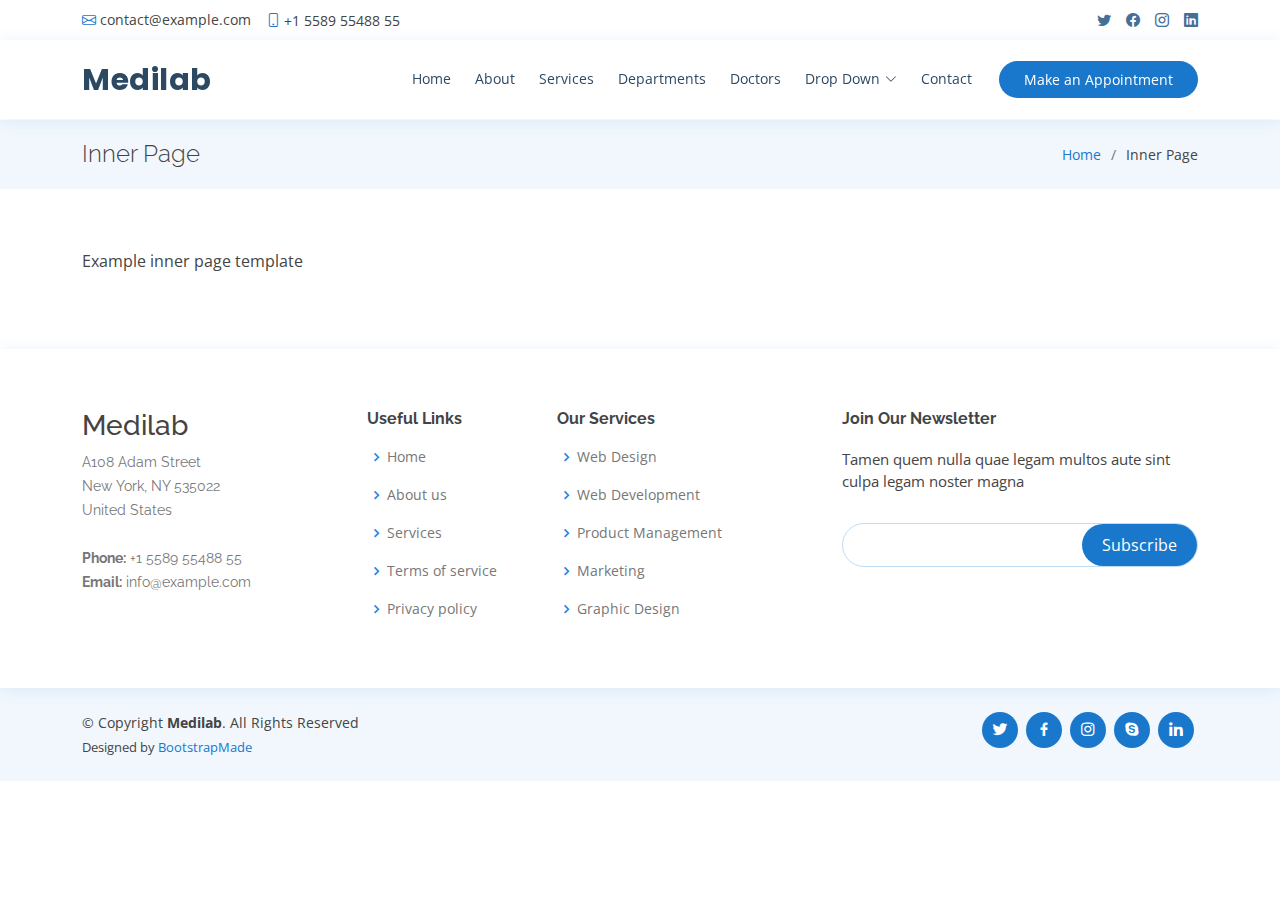
<file: inner-page.html>
<!DOCTYPE html>
<html lang="en">

<head>
  <meta charset="utf-8">
  <meta content="width=device-width, initial-scale=1.0" name="viewport">

  <title>Inner Page - Medilab Bootstrap Template</title>
  <meta content="" name="description">
  <meta content="" name="keywords">

  <!-- Favicons -->
  <link href="assets/img/favicon.png" rel="icon">
  <link href="assets/img/apple-touch-icon.png" rel="apple-touch-icon">

  <!-- Google Fonts -->
  <link href="https://fonts.googleapis.com/css?family=Open+Sans:300,300i,400,400i,600,600i,700,700i|Raleway:300,300i,400,400i,500,500i,600,600i,700,700i|Poppins:300,300i,400,400i,500,500i,600,600i,700,700i" rel="stylesheet">

  <!-- Vendor CSS Files -->
  <link href="assets/vendor/fontawesome-free/css/all.min.css" rel="stylesheet">
  <link href="assets/vendor/animate.css/animate.min.css" rel="stylesheet">
  <link href="assets/vendor/bootstrap/css/bootstrap.min.css" rel="stylesheet">
  <link href="assets/vendor/bootstrap-icons/bootstrap-icons.css" rel="stylesheet">
  <link href="assets/vendor/boxicons/css/boxicons.min.css" rel="stylesheet">
  <link href="assets/vendor/glightbox/css/glightbox.min.css" rel="stylesheet">
  <link href="assets/vendor/remixicon/remixicon.css" rel="stylesheet">
  <link href="assets/vendor/swiper/swiper-bundle.min.css" rel="stylesheet">

  <!-- Template Main CSS File -->
  <link href="assets/css/style.css" rel="stylesheet">

  <!-- =======================================================
  * Template Name: Medilab
  * Updated: Jan 29 2024 with Bootstrap v5.3.2
  * Template URL: https://bootstrapmade.com/medilab-free-medical-bootstrap-theme/
  * Author: BootstrapMade.com
  * License: https://bootstrapmade.com/license/
  ======================================================== -->
</head>

<body>

  <!-- ======= Top Bar ======= -->
  <div id="topbar" class="d-flex align-items-center fixed-top">
    <div class="container d-flex justify-content-between">
      <div class="contact-info d-flex align-items-center">
        <i class="bi bi-envelope"></i> <a href="mailto:contact@example.com">contact@example.com</a>
        <i class="bi bi-phone"></i> +1 5589 55488 55
      </div>
      <div class="d-none d-lg-flex social-links align-items-center">
        <a href="#" class="twitter"><i class="bi bi-twitter"></i></a>
        <a href="#" class="facebook"><i class="bi bi-facebook"></i></a>
        <a href="#" class="instagram"><i class="bi bi-instagram"></i></a>
        <a href="#" class="linkedin"><i class="bi bi-linkedin"></i></i></a>
      </div>
    </div>
  </div>

  <!-- ======= Header ======= -->
  <header id="header" class="fixed-top">
    <div class="container d-flex align-items-center">

      <h1 class="logo me-auto"><a href="index.html">Medilab</a></h1>
      <!-- Uncomment below if you prefer to use an image logo -->
      <!-- <a href="index.html" class="logo me-auto"><img src="assets/img/logo.png" alt="" class="img-fluid"></a>-->

      <nav id="navbar" class="navbar order-last order-lg-0">
        <ul>
          <li><a class="nav-link scrollto " href="#hero">Home</a></li>
          <li><a class="nav-link scrollto" href="#about">About</a></li>
          <li><a class="nav-link scrollto" href="#services">Services</a></li>
          <li><a class="nav-link scrollto" href="#departments">Departments</a></li>
          <li><a class="nav-link scrollto" href="#doctors">Doctors</a></li>
          <li class="dropdown"><a href="#"><span>Drop Down</span> <i class="bi bi-chevron-down"></i></a>
            <ul>
              <li><a href="#">Drop Down 1</a></li>
              <li class="dropdown"><a href="#"><span>Deep Drop Down</span> <i class="bi bi-chevron-right"></i></a>
                <ul>
                  <li><a href="#">Deep Drop Down 1</a></li>
                  <li><a href="#">Deep Drop Down 2</a></li>
                  <li><a href="#">Deep Drop Down 3</a></li>
                  <li><a href="#">Deep Drop Down 4</a></li>
                  <li><a href="#">Deep Drop Down 5</a></li>
                </ul>
              </li>
              <li><a href="#">Drop Down 2</a></li>
              <li><a href="#">Drop Down 3</a></li>
              <li><a href="#">Drop Down 4</a></li>
            </ul>
          </li>
          <li><a class="nav-link scrollto" href="#contact">Contact</a></li>
        </ul>
        <i class="bi bi-list mobile-nav-toggle"></i>
      </nav><!-- .navbar -->

      <a href="#appointment" class="appointment-btn scrollto"><span class="d-none d-md-inline">Make an</span> Appointment</a>

    </div>
  </header><!-- End Header -->

  <main id="main">

    <!-- ======= Breadcrumbs Section ======= -->
    <section class="breadcrumbs">
      <div class="container">

        <div class="d-flex justify-content-between align-items-center">
          <h2>Inner Page</h2>
          <ol>
            <li><a href="index.html">Home</a></li>
            <li>Inner Page</li>
          </ol>
        </div>

      </div>
    </section><!-- End Breadcrumbs Section -->

    <section class="inner-page">
      <div class="container">
        <p>
          Example inner page template
        </p>
      </div>
    </section>

  </main><!-- End #main -->

  <!-- ======= Footer ======= -->
  <footer id="footer">

    <div class="footer-top">
      <div class="container">
        <div class="row">

          <div class="col-lg-3 col-md-6 footer-contact">
            <h3>Medilab</h3>
            <p>
              A108 Adam Street <br>
              New York, NY 535022<br>
              United States <br><br>
              <strong>Phone:</strong> +1 5589 55488 55<br>
              <strong>Email:</strong> info@example.com<br>
            </p>
          </div>

          <div class="col-lg-2 col-md-6 footer-links">
            <h4>Useful Links</h4>
            <ul>
              <li><i class="bx bx-chevron-right"></i> <a href="#">Home</a></li>
              <li><i class="bx bx-chevron-right"></i> <a href="#">About us</a></li>
              <li><i class="bx bx-chevron-right"></i> <a href="#">Services</a></li>
              <li><i class="bx bx-chevron-right"></i> <a href="#">Terms of service</a></li>
              <li><i class="bx bx-chevron-right"></i> <a href="#">Privacy policy</a></li>
            </ul>
          </div>

          <div class="col-lg-3 col-md-6 footer-links">
            <h4>Our Services</h4>
            <ul>
              <li><i class="bx bx-chevron-right"></i> <a href="#">Web Design</a></li>
              <li><i class="bx bx-chevron-right"></i> <a href="#">Web Development</a></li>
              <li><i class="bx bx-chevron-right"></i> <a href="#">Product Management</a></li>
              <li><i class="bx bx-chevron-right"></i> <a href="#">Marketing</a></li>
              <li><i class="bx bx-chevron-right"></i> <a href="#">Graphic Design</a></li>
            </ul>
          </div>

          <div class="col-lg-4 col-md-6 footer-newsletter">
            <h4>Join Our Newsletter</h4>
            <p>Tamen quem nulla quae legam multos aute sint culpa legam noster magna</p>
            <form action="" method="post">
              <input type="email" name="email"><input type="submit" value="Subscribe">
            </form>
          </div>

        </div>
      </div>
    </div>

    <div class="container d-md-flex py-4">

      <div class="me-md-auto text-center text-md-start">
        <div class="copyright">
          &copy; Copyright <strong><span>Medilab</span></strong>. All Rights Reserved
        </div>
        <div class="credits">
          <!-- All the links in the footer should remain intact. -->
          <!-- You can delete the links only if you purchased the pro version. -->
          <!-- Licensing information: https://bootstrapmade.com/license/ -->
          <!-- Purchase the pro version with working PHP/AJAX contact form: https://bootstrapmade.com/medilab-free-medical-bootstrap-theme/ -->
          Designed by <a href="https://bootstrapmade.com/">BootstrapMade</a>
        </div>
      </div>
      <div class="social-links text-center text-md-right pt-3 pt-md-0">
        <a href="#" class="twitter"><i class="bx bxl-twitter"></i></a>
        <a href="#" class="facebook"><i class="bx bxl-facebook"></i></a>
        <a href="#" class="instagram"><i class="bx bxl-instagram"></i></a>
        <a href="#" class="google-plus"><i class="bx bxl-skype"></i></a>
        <a href="#" class="linkedin"><i class="bx bxl-linkedin"></i></a>
      </div>
    </div>
  </footer><!-- End Footer -->

  <div id="preloader"></div>
  <a href="#" class="back-to-top d-flex align-items-center justify-content-center"><i class="bi bi-arrow-up-short"></i></a>

  <!-- Vendor JS Files -->
  <script src="assets/vendor/purecounter/purecounter_vanilla.js"></script>
  <script src="assets/vendor/bootstrap/js/bootstrap.bundle.min.js"></script>
  <script src="assets/vendor/glightbox/js/glightbox.min.js"></script>
  <script src="assets/vendor/swiper/swiper-bundle.min.js"></script>
  <script src="assets/vendor/php-email-form/validate.js"></script>

  <!-- Template Main JS File -->
  <script src="assets/js/main.js"></script>

</body>

</html>
</file>
<file: css/style.css>
.product-grid {
  font-family: "Roboto", sans-serif;
  text-align: center;
}
.product-grid:hover {
  box-shadow: 0px 0px 14.85px 0.15px rgba(0, 0, 0, 0.2);
}
.product-grid .product-image {
  overflow: hidden;
  position: relative;
}
.product-grid .product-image a.image {
  display: block;
}
.product-grid .product-image img {
  width: 100%;
  height: 200px;
  transition: all 0.3s ease-in-out;
}
.product-grid .product-image:hover img {
  transform: scale3d(1.1, 1.1, 1.1);
}
.product-grid .product-sale-label {
  color: #fff;
  background: #d33;
  font-size: 14px;
  font-weight: 500;
  text-transform: capitalize;
  line-height: 40px;
  width: 40px;
  height: 40px;
  border-radius: 50%;
  position: absolute;
  top: 10px;
  right: 10px;
  transition: all 0.3s ease-in-out;
}
.product-grid .product-links {
  padding: 0;
  margin: 0;
  list-style: none;
  position: absolute;
  top: 10px;
  right: 10px;
  z-index: 2;
}
.product-grid .product-links li {
  margin: 0 0 10px;
}
.product-grid .product-links li a {
  color: #161b1d;
  background: #fff;
  font-size: 16px;
  text-align: center;
  line-height: 40px;
  width: 40px;
  height: 40px;
  border-radius: 50%;
  box-shadow: 0 0 15px 1px rgba(0, 0, 0, 0.07);
  transform: scale(0);
  display: block;
  transition: all 0.3s ease-in-out;
}
.product-grid:hover .product-links li a {
  transform: scale(1);
}
.product-grid .product-links li a:hover {
  color: #45ab49;
}
.product-grid .product-content {
  background: whitesmoke;
  padding: 15px;
}
.product-grid .category {
  font-size: 12px;
  font-weight: 500;
  letter-spacing: 0.5px;
  text-transform: uppercase;
  margin: 0 0 7px;
  display: block;
}
.product-grid .category a {
  color: #999;
  transition: all 0.3s ease 0s;
}
.product-grid .category a:hover {
  color: #161b1d;
  text-decoration: underline;
}
.product-grid .title {
  font-size: 17px;
  font-weight: 600;
  text-transform: capitalize;
  letter-spacing: 0.5px;
  margin: 0 0 7px;
}
.product-grid .title a {
  color: #161b1d;
  transition: all 0.3s ease 0s;
}
.product-grid .title a:hover {
  color: #45ab49;
}
.product-grid .price {
  color: #45ab49;
  font-size: 17px;
  font-weight: 700;
  margin: 0;
}
.product-grid .price span {
  color: #999;
  font-size: 15px;
  font-weight: 400;
  text-decoration: line-through;
  margin: 0 5px 0 0;
}
@media screen and (max-width: 990px) {
  .product-grid {
    margin-bottom: 30px;
  }
}
</file>
<file: assets/css/style.css>
/**
* Template Name: Medilab
* Updated: Jan 29 2024 with Bootstrap v5.3.2
* Template URL: https://bootstrapmade.com/medilab-free-medical-bootstrap-theme/
* Author: BootstrapMade.com
* License: https://bootstrapmade.com/license/
*/

/*--------------------------------------------------------------
# General
--------------------------------------------------------------*/
body {
  font-family: "Open Sans", sans-serif;
  color: #444444;
}

a {
  color: #1977cc;
  text-decoration: none;
}

a:hover {
  color: #3291e6;
  text-decoration: none;
}

h1,
h2,
h3,
h4,
h5,
h6 {
  font-family: "Raleway", sans-serif;
}

/*--------------------------------------------------------------
# Preloader
--------------------------------------------------------------*/
#preloader {
  position: fixed;
  top: 0;
  left: 0;
  right: 0;
  bottom: 0;
  z-index: 9999;
  overflow: hidden;
  background: #fff;
}

#preloader:before {
  content: "";
  position: fixed;
  top: calc(50% - 30px);
  left: calc(50% - 30px);
  border: 6px solid #1977cc;
  border-top-color: #d1e6f9;
  border-radius: 50%;
  width: 60px;
  height: 60px;
  animation: animate-preloader 1s linear infinite;
}

@keyframes animate-preloader {
  0% {
    transform: rotate(0deg);
  }

  100% {
    transform: rotate(360deg);
  }
}

/*--------------------------------------------------------------
# Back to top button
--------------------------------------------------------------*/
.back-to-top {
  position: fixed;
  visibility: hidden;
  opacity: 0;
  right: 15px;
  bottom: 15px;
  z-index: 996;
  background: #1977cc;
  width: 40px;
  height: 40px;
  border-radius: 4px;
  transition: all 0.4s;
}

.back-to-top i {
  font-size: 28px;
  color: #fff;
  line-height: 0;
}

.back-to-top:hover {
  background: #298ce5;
  color: #fff;
}

.back-to-top.active {
  visibility: visible;
  opacity: 1;
}

.datepicker-dropdown {
  padding: 20px !important;
}

/*--------------------------------------------------------------
# Top Bar
--------------------------------------------------------------*/
#topbar {
  background: #fff;
  height: 40px;
  font-size: 14px;
  transition: all 0.5s;
  z-index: 996;
}

#topbar.topbar-scrolled {
  top: -40px;
}

#topbar .contact-info a {
  line-height: 1;
  color: #444444;
  transition: 0.3s;
}

#topbar .contact-info a:hover {
  color: #1977cc;
}

#topbar .contact-info i {
  color: #1977cc;
  padding-right: 4px;
  margin-left: 15px;
  line-height: 0;
}

#topbar .contact-info i:first-child {
  margin-left: 0;
}

#topbar .social-links a {
  color: #437099;
  padding-left: 15px;
  display: inline-block;
  line-height: 1px;
  transition: 0.3s;
}

#topbar .social-links a:hover {
  color: #1977cc;
}

#topbar .social-links a:first-child {
  border-left: 0;
}

/*--------------------------------------------------------------
# Header
--------------------------------------------------------------*/
#header {
  background: #fff;
  transition: all 0.5s;
  z-index: 997;
  padding: 15px 0;
  top: 40px;
  box-shadow: 0px 2px 15px rgba(25, 119, 204, 0.1);
}

#header.header-scrolled {
  top: 0;
}

#header .logo {
  font-size: 30px;
  margin: 0;
  padding: 0;
  line-height: 1;
  font-weight: 700;
  letter-spacing: 0.5px;
  font-family: "Poppins", sans-serif;
}

#header .logo a {
  color: #2c4964;
}

#header .logo img {
  max-height: 40px;
}

/**
* Appointment Button *
*/
.appointment-btn {
  margin-left: 25px;
  background: #1977cc;
  color: #fff;
  border-radius: 50px;
  padding: 8px 25px;
  white-space: nowrap;
  transition: 0.3s;
  font-size: 14px;
  display: inline-block;
}

.appointment-btn:hover {
  background: #166ab5;
  color: #fff;
}

@media (max-width: 768px) {
  .appointment-btn {
    margin: 0 15px 0 0;
    padding: 6px 18px;
  }
}

/*--------------------------------------------------------------
# Navigation Menu
--------------------------------------------------------------*/
/**
* Desktop Navigation 
*/
.navbar {
  padding: 0;
}

.navbar ul {
  margin: 0;
  padding: 0;
  display: flex;
  list-style: none;
  align-items: center;
}

.navbar li {
  position: relative;
}

.navbar>ul>li {
  position: relative;
  white-space: nowrap;
  padding: 8px 0 8px 20px;
}

.navbar a,
.navbar a:focus {
  display: flex;
  align-items: center;
  justify-content: space-between;
  font-size: 14px;
  color: #2c4964;
  white-space: nowrap;
  transition: 0.3s;
  border-bottom: 2px solid #fff;
  padding: 5px 2px;
}

.navbar a i,
.navbar a:focus i {
  font-size: 12px;
  line-height: 0;
  margin-left: 5px;
}

.navbar a:hover,
.navbar .active,
.navbar .active:focus,
.navbar li:hover>a {
  color: #1977cc;
  border-color: #1977cc;
}

.navbar .dropdown ul {
  display: block;
  position: absolute;
  left: 20px;
  top: calc(100% + 30px);
  margin: 0;
  padding: 10px 0;
  z-index: 99;
  opacity: 0;
  visibility: hidden;
  background: #fff;
  box-shadow: 0px 0px 30px rgba(127, 137, 161, 0.25);
  transition: 0.3s;
}

.navbar .dropdown ul li {
  min-width: 200px;
}

.navbar .dropdown ul a {
  padding: 10px 20px;
  font-size: 14px;
  font-weight: 500;
  text-transform: none;
  color: #082744;
  border: none;
}

.navbar .dropdown ul a i {
  font-size: 12px;
}

.navbar .dropdown ul a:hover,
.navbar .dropdown ul .active:hover,
.navbar .dropdown ul li:hover>a {
  color: #1977cc;
}

.navbar .dropdown:hover>ul {
  opacity: 1;
  top: 100%;
  visibility: visible;
}

.navbar .dropdown .dropdown ul {
  top: 0;
  left: calc(100% - 30px);
  visibility: hidden;
}

.navbar .dropdown .dropdown:hover>ul {
  opacity: 1;
  top: 0;
  left: 100%;
  visibility: visible;
}

@media (max-width: 1366px) {
  .navbar .dropdown .dropdown ul {
    left: -90%;
  }

  .navbar .dropdown .dropdown:hover>ul {
    left: -100%;
  }
}

/**
* Mobile Navigation 
*/
.mobile-nav-toggle {
  color: #2c4964;
  font-size: 28px;
  cursor: pointer;
  display: none;
  line-height: 0;
  transition: 0.5s;
}

.mobile-nav-toggle.bi-x {
  color: #fff;
}

@media (max-width: 991px) {
  .mobile-nav-toggle {
    display: block;
  }

  .navbar ul {
    display: none;
  }
}

.navbar-mobile {
  position: fixed;
  overflow: hidden;
  top: 0;
  right: 0;
  left: 0;
  bottom: 0;
  background: rgba(28, 47, 65, 0.9);
  transition: 0.3s;
  z-index: 999;
}

.navbar-mobile .mobile-nav-toggle {
  position: absolute;
  top: 15px;
  right: 15px;
}

.navbar-mobile ul {
  display: block;
  position: absolute;
  top: 55px;
  right: 15px;
  bottom: 15px;
  left: 15px;
  padding: 10px 0;
  background-color: #fff;
  overflow-y: auto;
  transition: 0.3s;
}

.navbar-mobile>ul>li {
  padding: 0;
}

.navbar-mobile a,
.navbar-mobile a:focus {
  padding: 10px 20px;
  font-size: 15px;
  color: #2c4964;
  border: none;
}

.navbar-mobile a:hover,
.navbar-mobile .active,
.navbar-mobile li:hover>a {
  color: #1977cc;
}

.navbar-mobile .getstarted,
.navbar-mobile .getstarted:focus {
  margin: 15px;
}

.navbar-mobile .dropdown ul {
  position: static;
  display: none;
  margin: 10px 20px;
  padding: 10px 0;
  z-index: 99;
  opacity: 1;
  visibility: visible;
  background: #fff;
  box-shadow: 0px 0px 30px rgba(127, 137, 161, 0.25);
}

.navbar-mobile .dropdown ul li {
  min-width: 200px;
}

.navbar-mobile .dropdown ul a {
  padding: 10px 20px;
}

.navbar-mobile .dropdown ul a i {
  font-size: 12px;
}

.navbar-mobile .dropdown ul a:hover,
.navbar-mobile .dropdown ul .active:hover,
.navbar-mobile .dropdown ul li:hover>a {
  color: #1977cc;
}

.navbar-mobile .dropdown>.dropdown-active {
  display: block;
}

/*--------------------------------------------------------------
# Hero Section
--------------------------------------------------------------*/
#hero {
  width: 100%;
  height: 90vh;
  background: url("../img/hero-bg.jpg") top center;
  background-size: cover;
  margin-bottom: -200px;
}

#hero .container {
  position: relative;
}

#hero h1 {
  margin: 0;
  font-size: 48px;
  font-weight: 700;
  line-height: 56px;
  text-transform: uppercase;
  color: #2c4964;
}

#hero h2 {
  color: #2c4964;
  margin: 10px 0 0 0;
  font-size: 24px;
}

#hero .btn-get-started {
  font-family: "Raleway", sans-serif;
  text-transform: uppercase;
  font-weight: 500;
  font-size: 14px;
  letter-spacing: 1px;
  display: inline-block;
  padding: 12px 35px;
  margin-top: 30px;
  border-radius: 50px;
  transition: 0.5s;
  color: #fff;
  background: #1977cc;
}

#hero .btn-get-started:hover {
  background: #3291e6;
}

@media (min-width: 1024px) {
  #hero {
    background-attachment: fixed;
  }
}

@media (max-width: 992px) {
  #hero {
    margin-bottom: 0;
    height: 100vh;
  }

  #hero .container {
    padding-bottom: 63px;
  }

  #hero h1 {
    font-size: 28px;
    line-height: 36px;
  }

  #hero h2 {
    font-size: 18px;
    line-height: 24px;
    margin-bottom: 30px;
  }
}

@media (max-height: 600px) {
  #hero {
    height: 110vh;
  }
}

/*--------------------------------------------------------------
# Sections General
--------------------------------------------------------------*/
section {
  padding: 60px 0;
  overflow: hidden;
}

.section-bg {
  background-color: #f1f7fd;
}

.section-title {
  text-align: center;
  padding-bottom: 30px;
}

.section-title h2 {
  font-size: 32px;
  font-weight: bold;
  margin-bottom: 20px;
  padding-bottom: 20px;
  position: relative;
  color: #2c4964;
}

.section-title h2::before {
  content: "";
  position: absolute;
  display: block;
  width: 120px;
  height: 1px;
  background: #ddd;
  bottom: 1px;
  left: calc(50% - 60px);
}

.section-title h2::after {
  content: "";
  position: absolute;
  display: block;
  width: 40px;
  height: 3px;
  background: #1977cc;
  bottom: 0;
  left: calc(50% - 20px);
}

.section-title p {
  margin-bottom: 0;
}

/*--------------------------------------------------------------
# Breadcrumbs
--------------------------------------------------------------*/
.breadcrumbs {
  padding: 20px 0;
  background-color: #f1f7fd;
  min-height: 40px;
  margin-top: 120px;
}

@media (max-width: 992px) {
  .breadcrumbs {
    margin-top: 100px;
  }
}

.breadcrumbs h2 {
  font-size: 24px;
  font-weight: 300;
  margin: 0;
}

@media (max-width: 992px) {
  .breadcrumbs h2 {
    margin: 0 0 10px 0;
  }
}

.breadcrumbs ol {
  display: flex;
  flex-wrap: wrap;
  list-style: none;
  padding: 0;
  margin: 0;
  font-size: 14px;
}

.breadcrumbs ol li+li {
  padding-left: 10px;
}

.breadcrumbs ol li+li::before {
  display: inline-block;
  padding-right: 10px;
  color: #6c757d;
  content: "/";
}

@media (max-width: 768px) {
  .breadcrumbs .d-flex {
    display: block !important;
  }

  .breadcrumbs ol {
    display: block;
  }

  .breadcrumbs ol li {
    display: inline-block;
  }
}

/*--------------------------------------------------------------
# Why Us
--------------------------------------------------------------*/
.why-us .content {
  padding: 30px;
  background: #1977cc;
  border-radius: 4px;
  color: #fff;
}

.why-us .content h3 {
  font-weight: 700;
  font-size: 34px;
  margin-bottom: 30px;
}

.why-us .content p {
  margin-bottom: 30px;
}

.why-us .content .more-btn {
  display: inline-block;
  background: rgba(255, 255, 255, 0.2);
  padding: 6px 30px 8px 30px;
  color: #fff;
  border-radius: 50px;
  transition: all ease-in-out 0.4s;
}

.why-us .content .more-btn i {
  font-size: 14px;
}

.why-us .content .more-btn:hover {
  color: #1977cc;
  background: #fff;
}

.why-us .icon-boxes .icon-box {
  text-align: center;
  border-radius: 10px;
  background: #fff;
  box-shadow: 0px 2px 15px rgba(0, 0, 0, 0.1);
  padding: 40px 30px;
  width: 100%;
}

.why-us .icon-boxes .icon-box i {
  font-size: 40px;
  color: #1977cc;
  margin-bottom: 30px;
}

.why-us .icon-boxes .icon-box h4 {
  font-size: 20px;
  font-weight: 700;
  margin: 0 0 30px 0;
}

.why-us .icon-boxes .icon-box p {
  font-size: 15px;
  color: #848484;
}

/*--------------------------------------------------------------
# About
--------------------------------------------------------------*/
.about .icon-boxes h4 {
  font-size: 18px;
  color: #4b7dab;
  margin-bottom: 15px;
}

.about .icon-boxes h3 {
  font-size: 28px;
  font-weight: 700;
  color: #2c4964;
  margin-bottom: 15px;
}

.about .icon-box {
  margin-top: 40px;
}

.about .icon-box .icon {
  float: left;
  display: flex;
  align-items: center;
  justify-content: center;
  width: 64px;
  height: 64px;
  border: 2px solid #8dc2f1;
  border-radius: 50px;
  transition: 0.5s;
}

.about .icon-box .icon i {
  color: #1977cc;
  font-size: 32px;
}

.about .icon-box:hover .icon {
  background: #1977cc;
  border-color: #1977cc;
}

.about .icon-box:hover .icon i {
  color: #fff;
}

.about .icon-box .title {
  margin-left: 85px;
  font-weight: 700;
  margin-bottom: 10px;
  font-size: 18px;
}

.about .icon-box .title a {
  color: #343a40;
  transition: 0.3s;
}

.about .icon-box .title a:hover {
  color: #1977cc;
}

.about .icon-box .description {
  margin-left: 85px;
  line-height: 24px;
  font-size: 14px;
}

.about .video-box {
  background: url("../img/about.jpg") center center no-repeat;
  background-size: cover;
  min-height: 500px;
}

.about .play-btn {
  width: 94px;
  height: 94px;
  background: radial-gradient(#1977cc 50%, rgba(25, 119, 204, 0.4) 52%);
  border-radius: 50%;
  display: block;
  position: absolute;
  left: calc(50% - 47px);
  top: calc(50% - 47px);
  overflow: hidden;
}

.about .play-btn::after {
  content: "";
  position: absolute;
  left: 50%;
  top: 50%;
  transform: translateX(-40%) translateY(-50%);
  width: 0;
  height: 0;
  border-top: 10px solid transparent;
  border-bottom: 10px solid transparent;
  border-left: 15px solid #fff;
  z-index: 100;
  transition: all 400ms cubic-bezier(0.55, 0.055, 0.675, 0.19);
}

.about .play-btn::before {
  content: "";
  position: absolute;
  width: 120px;
  height: 120px;
  animation-delay: 0s;
  animation: pulsate-btn 2s;
  animation-direction: forwards;
  animation-iteration-count: infinite;
  animation-timing-function: steps;
  opacity: 1;
  border-radius: 50%;
  border: 5px solid rgba(25, 119, 204, 0.7);
  top: -15%;
  left: -15%;
  background: rgba(198, 16, 0, 0);
}

.about .play-btn:hover::after {
  border-left: 15px solid #1977cc;
  transform: scale(20);
}

.about .play-btn:hover::before {
  content: "";
  position: absolute;
  left: 50%;
  top: 50%;
  transform: translateX(-40%) translateY(-50%);
  width: 0;
  height: 0;
  border: none;
  border-top: 10px solid transparent;
  border-bottom: 10px solid transparent;
  border-left: 15px solid #fff;
  z-index: 200;
  animation: none;
  border-radius: 0;
}

@keyframes pulsate-btn {
  0% {
    transform: scale(0.6, 0.6);
    opacity: 1;
  }

  100% {
    transform: scale(1, 1);
    opacity: 0;
  }
}

/*--------------------------------------------------------------
# Counts
--------------------------------------------------------------*/
.counts {
  background: #f1f7fd;
  padding: 70px 0 60px;
}

.counts .count-box {
  padding: 30px 30px 25px 30px;
  width: 100%;
  position: relative;
  text-align: center;
  background: #fff;
}

.counts .count-box i {
  position: absolute;
  top: -25px;
  left: 50%;
  transform: translateX(-50%);
  font-size: 20px;
  background: #1977cc;
  color: #fff;
  border-radius: 50px;
  display: inline-flex;
  align-items: center;
  justify-content: center;
  width: 48px;
  height: 48px;
}

.counts .count-box span {
  font-size: 36px;
  display: block;
  font-weight: 600;
  color: #082744;
}

.counts .count-box p {
  padding: 0;
  margin: 0;
  font-family: "Raleway", sans-serif;
  font-size: 14px;
}

/*--------------------------------------------------------------
# Services
--------------------------------------------------------------*/
.services .icon-box {
  text-align: center;
  border: 1px solid #d5e1ed;
  padding: 80px 20px;
  transition: all ease-in-out 0.3s;
}

.services .icon-box .icon {
  margin: 0 auto;
  width: 64px;
  height: 64px;
  background: #1977cc;
  border-radius: 5px;
  transition: all 0.3s ease-out 0s;
  display: flex;
  align-items: center;
  justify-content: center;
  margin-bottom: 20px;
  transform-style: preserve-3d;
  position: relative;
  z-index: 2;
}

.services .icon-box .icon i {
  color: #fff;
  font-size: 28px;
  transition: ease-in-out 0.3s;
}

.services .icon-box .icon::before {
  position: absolute;
  content: "";
  left: -8px;
  top: -8px;
  height: 100%;
  width: 100%;
  background: rgba(25, 119, 204, 0.2);
  border-radius: 5px;
  transition: all 0.3s ease-out 0s;
  transform: translateZ(-1px);
  z-index: -1;
}

.services .icon-box h4 {
  font-weight: 700;
  margin-bottom: 15px;
  font-size: 24px;
}

.services .icon-box h4 a {
  color: #2c4964;
}

.services .icon-box p {
  line-height: 24px;
  font-size: 14px;
  margin-bottom: 0;
}

.services .icon-box:hover {
  background: #1977cc;
  border-color: #1977cc;
}

.services .icon-box:hover .icon {
  background: #fff;
}

.services .icon-box:hover .icon i {
  color: #1977cc;
}

.services .icon-box:hover .icon::before {
  background: rgba(255, 255, 255, 0.3);
}

.services .icon-box:hover h4 a,
.services .icon-box:hover p {
  color: #fff;
}

/*--------------------------------------------------------------
# Appointments
--------------------------------------------------------------*/
.appointment .php-email-form {
  width: 100%;
}

.appointment .php-email-form .form-group {
  padding-bottom: 8px;
}

.appointment .php-email-form .validate {
  display: none;
  color: red;
  margin: 0 0 15px 0;
  font-weight: 400;
  font-size: 13px;
}

.appointment .php-email-form .error-message {
  display: none;
  color: #fff;
  background: #ed3c0d;
  text-align: left;
  padding: 15px;
  font-weight: 600;
}

.appointment .php-email-form .error-message br+br {
  margin-top: 25px;
}

.appointment .php-email-form .sent-message {
  display: none;
  color: #fff;
  background: #18d26e;
  text-align: center;
  padding: 15px;
  font-weight: 600;
}

.appointment .php-email-form .loading {
  display: none;
  background: #fff;
  text-align: center;
  padding: 15px;
}

.appointment .php-email-form .loading:before {
  content: "";
  display: inline-block;
  border-radius: 50%;
  width: 24px;
  height: 24px;
  margin: 0 10px -6px 0;
  border: 3px solid #18d26e;
  border-top-color: #eee;
  animation: animate-loading 1s linear infinite;
}

.appointment .php-email-form input,
.appointment .php-email-form textarea,
.appointment .php-email-form select {
  border-radius: 0;
  box-shadow: none;
  font-size: 14px;
  padding: 10px !important;
}

.appointment .php-email-form input:focus,
.appointment .php-email-form textarea:focus,
.appointment .php-email-form select:focus {
  border-color: #1977cc;
}

.appointment .php-email-form input,
.appointment .php-email-form select {
  height: 44px;
}

.appointment .php-email-form textarea {
  padding: 10px 12px;
}

.appointment .php-email-form button[type=submit] {
  background: #1977cc;
  border: 0;
  padding: 10px 35px;
  color: #fff;
  transition: 0.4s;
  border-radius: 50px;
}

.appointment .php-email-form button[type=submit]:hover {
  background: #1c84e3;
}

/*--------------------------------------------------------------
# Departments
--------------------------------------------------------------*/
.departments {
  overflow: hidden;
}

.departments .nav-tabs {
  border: 0;
}

.departments .nav-link {
  border: 0;
  padding: 12px 15px 12px 0;
  transition: 0.3s;
  color: #2c4964;
  border-radius: 0;
  border-right: 2px solid #ebf1f6;
  font-weight: 600;
  font-size: 15px;
}

.departments .nav-link:hover {
  color: #1977cc;
}

.departments .nav-link.active {
  color: #1977cc;
  border-color: #1977cc;
}

.departments .tab-pane.active {
  animation: fadeIn 0.5s ease-out;
}

.departments .details h3 {
  font-size: 26px;
  font-weight: 600;
  margin-bottom: 20px;
  color: #2c4964;
}

.departments .details p {
  color: #777777;
}

.departments .details p:last-child {
  margin-bottom: 0;
}

@media (max-width: 992px) {
  .departments .nav-link {
    border: 0;
    padding: 15px;
  }

  .departments .nav-link.active {
    color: #fff;
    background: #1977cc;
  }
}

/*--------------------------------------------------------------
# Doctors
--------------------------------------------------------------*/
.doctors {
  background: #fff;
}

.doctors .member {
  position: relative;
  box-shadow: 0px 2px 15px rgba(44, 73, 100, 0.08);
  padding: 30px;
  border-radius: 10px;
}

.doctors .member .pic {
  overflow: hidden;
  width: 180px;
  border-radius: 50%;
}

.doctors .member .pic img {
  transition: ease-in-out 0.3s;
}

.doctors .member:hover img {
  transform: scale(1.1);
}

.doctors .member .member-info {
  padding-left: 30px;
}

.doctors .member h4 {
  font-weight: 700;
  margin-bottom: 5px;
  font-size: 20px;
  color: #2c4964;
}

.doctors .member span {
  display: block;
  font-size: 15px;
  padding-bottom: 10px;
  position: relative;
  font-weight: 500;
}

.doctors .member span::after {
  content: "";
  position: absolute;
  display: block;
  width: 50px;
  height: 1px;
  background: #b2c8dd;
  bottom: 0;
  left: 0;
}

.doctors .member p {
  margin: 10px 0 0 0;
  font-size: 14px;
}

.doctors .member .social {
  margin-top: 12px;
  display: flex;
  align-items: center;
  justify-content: flex-start;
}

.doctors .member .social a {
  transition: ease-in-out 0.3s;
  display: flex;
  align-items: center;
  justify-content: center;
  border-radius: 50px;
  width: 32px;
  height: 32px;
  background: #a0bcd5;
}

.doctors .member .social a i {
  color: #fff;
  font-size: 16px;
  margin: 0 2px;
}

.doctors .member .social a:hover {
  background: #1977cc;
}

.doctors .member .social a+a {
  margin-left: 8px;
}

/*--------------------------------------------------------------
# Frequently Asked Questions
--------------------------------------------------------------*/
.faq .faq-list {
  padding: 0 100px;
}

.faq .faq-list ul {
  padding: 0;
  list-style: none;
}

.faq .faq-list li+li {
  margin-top: 15px;
}

.faq .faq-list li {
  padding: 20px;
  background: #fff;
  border-radius: 4px;
  position: relative;
}

.faq .faq-list a {
  display: block;
  position: relative;
  font-family: "Poppins", sans-serif;
  font-size: 16px;
  line-height: 24px;
  font-weight: 500;
  padding: 0 30px;
  outline: none;
  cursor: pointer;
}

.faq .faq-list .icon-help {
  font-size: 24px;
  position: absolute;
  right: 0;
  left: 20px;
  color: #76b5ee;
}

.faq .faq-list .icon-show,
.faq .faq-list .icon-close {
  font-size: 24px;
  position: absolute;
  right: 0;
  top: 0;
}

.faq .faq-list p {
  margin-bottom: 0;
  padding: 10px 0 0 0;
}

.faq .faq-list .icon-show {
  display: none;
}

.faq .faq-list a.collapsed {
  color: #343a40;
}

.faq .faq-list a.collapsed:hover {
  color: #1977cc;
}

.faq .faq-list a.collapsed .icon-show {
  display: inline-block;
}

.faq .faq-list a.collapsed .icon-close {
  display: none;
}

@media (max-width: 1200px) {
  .faq .faq-list {
    padding: 0;
  }
}

/*--------------------------------------------------------------
# Testimonials
--------------------------------------------------------------*/
.testimonials .testimonial-wrap {
  padding-left: 50px;
}

.testimonials .testimonials-carousel,
.testimonials .testimonials-slider {
  overflow: hidden;
}

.testimonials .testimonial-item {
  box-sizing: content-box;
  padding: 30px 30px 30px 60px;
  margin: 30px 15px;
  min-height: 200px;
  box-shadow: 0px 2px 12px rgba(44, 73, 100, 0.08);
  position: relative;
  background: #fff;
}

.testimonials .testimonial-item .testimonial-img {
  width: 90px;
  border-radius: 10px;
  border: 6px solid #fff;
  position: absolute;
  left: -45px;
}

.testimonials .testimonial-item h3 {
  font-size: 18px;
  font-weight: bold;
  margin: 10px 0 5px 0;
  color: #111;
}

.testimonials .testimonial-item h4 {
  font-size: 14px;
  color: #999;
  margin: 0;
}

.testimonials .testimonial-item .quote-icon-left,
.testimonials .testimonial-item .quote-icon-right {
  color: #badaf7;
  font-size: 26px;
}

.testimonials .testimonial-item .quote-icon-left {
  display: inline-block;
  left: -5px;
  position: relative;
}

.testimonials .testimonial-item .quote-icon-right {
  display: inline-block;
  right: -5px;
  position: relative;
  top: 10px;
}

.testimonials .testimonial-item p {
  font-style: italic;
  margin: 15px auto 15px auto;
}

.testimonials .swiper-pagination {
  margin-top: 20px;
  position: relative;
}

.testimonials .swiper-pagination .swiper-pagination-bullet {
  width: 12px;
  height: 12px;
  background-color: #fff;
  opacity: 1;
  border: 1px solid #1977cc;
}

.testimonials .swiper-pagination .swiper-pagination-bullet-active {
  background-color: #1977cc;
}

@media (max-width: 767px) {
  .testimonials .testimonial-wrap {
    padding-left: 0;
  }

  .testimonials .testimonials-carousel,
  .testimonials .testimonials-slider {
    overflow: hidden;
  }

  .testimonials .testimonial-item {
    padding: 30px;
    margin: 15px;
  }

  .testimonials .testimonial-item .testimonial-img {
    position: static;
    left: auto;
  }
}

/*--------------------------------------------------------------
# Gallery
--------------------------------------------------------------*/
.gallery .gallery-item {
  overflow: hidden;
  border-right: 3px solid #fff;
  border-bottom: 3px solid #fff;
}

.gallery .gallery-item img {
  transition: all ease-in-out 0.4s;
}

.gallery .gallery-item:hover img {
  transform: scale(1.1);
}

/*--------------------------------------------------------------
# Contact
--------------------------------------------------------------*/
.contact .info {
  width: 100%;
  background: #fff;
}

.contact .info i {
  font-size: 20px;
  color: #1977cc;
  float: left;
  width: 44px;
  height: 44px;
  background: #d6e9fa;
  display: flex;
  justify-content: center;
  align-items: center;
  border-radius: 50px;
  transition: all 0.3s ease-in-out;
}

.contact .info h4 {
  padding: 0 0 0 60px;
  font-size: 22px;
  font-weight: 600;
  margin-bottom: 5px;
  color: #2c4964;
}

.contact .info p {
  padding: 0 0 0 60px;
  margin-bottom: 0;
  font-size: 14px;
  color: #4b7dab;
}

.contact .info .email,
.contact .info .phone {
  margin-top: 40px;
}

.contact .info .email:hover i,
.contact .info .address:hover i,
.contact .info .phone:hover i {
  background: #1977cc;
  color: #fff;
}

.contact .php-email-form {
  width: 100%;
  background: #fff;
}

.contact .php-email-form .form-group {
  padding-bottom: 8px;
}

.contact .php-email-form .error-message {
  display: none;
  color: #fff;
  background: #ed3c0d;
  text-align: left;
  padding: 15px;
  font-weight: 600;
}

.contact .php-email-form .error-message br+br {
  margin-top: 25px;
}

.contact .php-email-form .sent-message {
  display: none;
  color: #fff;
  background: #18d26e;
  text-align: center;
  padding: 15px;
  font-weight: 600;
}

.contact .php-email-form .loading {
  display: none;
  background: #fff;
  text-align: center;
  padding: 15px;
}

.contact .php-email-form .loading:before {
  content: "";
  display: inline-block;
  border-radius: 50%;
  width: 24px;
  height: 24px;
  margin: 0 10px -6px 0;
  border: 3px solid #18d26e;
  border-top-color: #eee;
  animation: animate-loading 1s linear infinite;
}

.contact .php-email-form input,
.contact .php-email-form textarea {
  border-radius: 0;
  box-shadow: none;
  font-size: 14px;
}

.contact .php-email-form input {
  height: 44px;
}

.contact .php-email-form textarea {
  padding: 10px 12px;
}

.contact .php-email-form button[type=submit] {
  background: #1977cc;
  border: 0;
  padding: 10px 35px;
  color: #fff;
  transition: 0.4s;
  border-radius: 50px;
}

.contact .php-email-form button[type=submit]:hover {
  background: #1c84e3;
}

@keyframes animate-loading {
  0% {
    transform: rotate(0deg);
  }

  100% {
    transform: rotate(360deg);
  }
}

/*--------------------------------------------------------------
# Footer
--------------------------------------------------------------*/
#footer {
  color: #444444;
  font-size: 14px;
  background: #f1f7fd;
}

#footer .footer-top {
  padding: 60px 0 30px 0;
  background: #fff;
  box-shadow: 0px 2px 15px rgba(25, 119, 204, 0.1);
}

#footer .footer-top .footer-contact {
  margin-bottom: 30px;
}

#footer .footer-top .footer-contact h4 {
  font-size: 22px;
  margin: 0 0 30px 0;
  padding: 2px 0 2px 0;
  line-height: 1;
  font-weight: 700;
}

#footer .footer-top .footer-contact p {
  font-size: 14px;
  line-height: 24px;
  margin-bottom: 0;
  font-family: "Raleway", sans-serif;
  color: #777777;
}

#footer .footer-top h4 {
  font-size: 16px;
  font-weight: bold;
  color: #444444;
  position: relative;
  padding-bottom: 12px;
}

#footer .footer-top .footer-links {
  margin-bottom: 30px;
}

#footer .footer-top .footer-links ul {
  list-style: none;
  padding: 0;
  margin: 0;
}

#footer .footer-top .footer-links ul i {
  padding-right: 2px;
  color: #1c84e3;
  font-size: 18px;
  line-height: 1;
}

#footer .footer-top .footer-links ul li {
  padding: 10px 0;
  display: flex;
  align-items: center;
}

#footer .footer-top .footer-links ul li:first-child {
  padding-top: 0;
}

#footer .footer-top .footer-links ul a {
  color: #777777;
  transition: 0.3s;
  display: inline-block;
  line-height: 1;
}

#footer .footer-top .footer-links ul a:hover {
  text-decoration: none;
  color: #1977cc;
}

#footer .footer-newsletter {
  font-size: 15px;
}

#footer .footer-newsletter h4 {
  font-size: 16px;
  font-weight: bold;
  color: #444444;
  position: relative;
  padding-bottom: 12px;
}

#footer .footer-newsletter form {
  margin-top: 30px;
  background: #fff;
  padding: 6px 10px;
  position: relative;
  border-radius: 50px;
  text-align: left;
  border: 1px solid #bfdcf7;
}

#footer .footer-newsletter form input[type=email] {
  border: 0;
  padding: 4px 8px;
  width: calc(100% - 100px);
}

#footer .footer-newsletter form input[type=submit] {
  position: absolute;
  top: 0;
  right: 0;
  bottom: 0;
  border: 0;
  background: none;
  font-size: 16px;
  padding: 0 20px;
  background: #1977cc;
  color: #fff;
  transition: 0.3s;
  border-radius: 50px;
}

#footer .footer-newsletter form input[type=submit]:hover {
  background: #1c84e3;
}

#footer .credits {
  padding-top: 5px;
  font-size: 13px;
  color: #444444;
}

#footer .social-links a {
  font-size: 18px;
  display: inline-block;
  background: #1977cc;
  color: #fff;
  line-height: 1;
  padding: 8px 0;
  margin-right: 4px;
  border-radius: 50%;
  text-align: center;
  width: 36px;
  height: 36px;
  transition: 0.3s;
}

#footer .social-links a:hover {
  background: #1c84e3;
  color: #fff;
  text-decoration: none;
}
</file>
